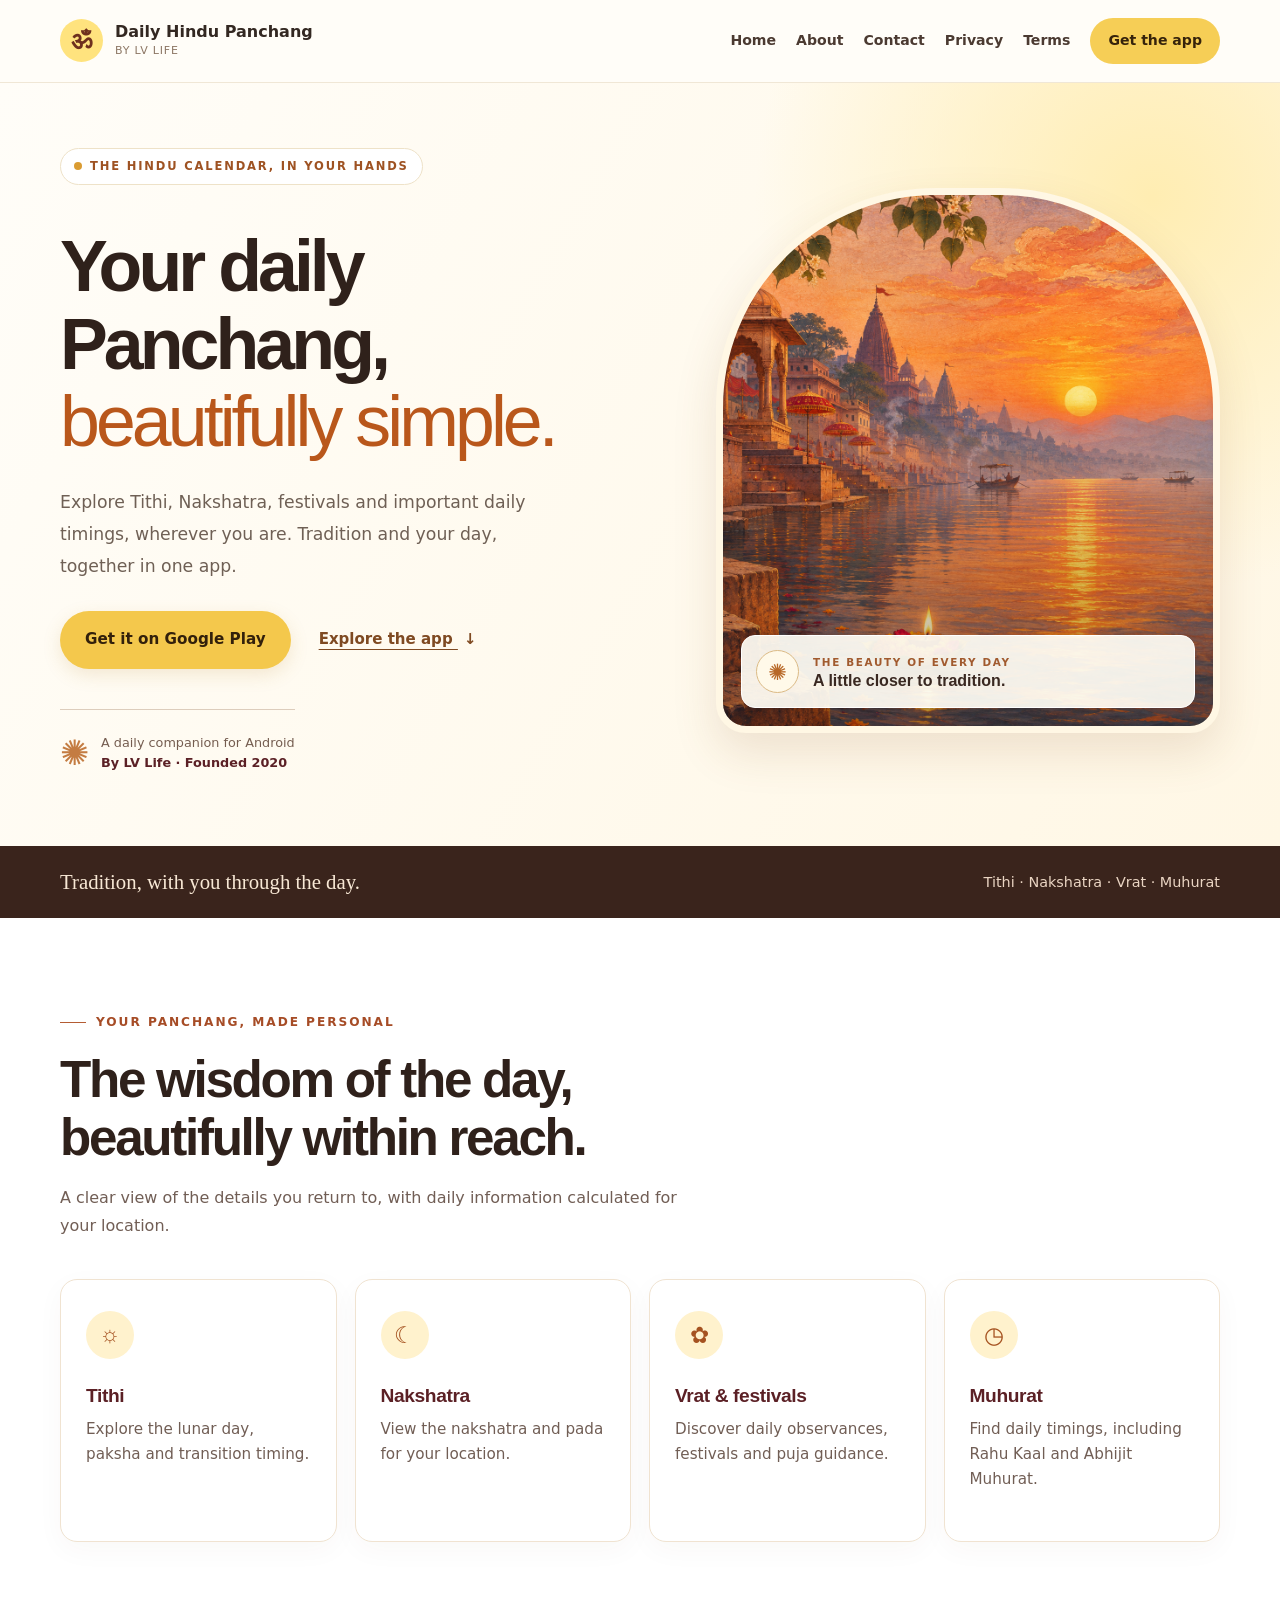
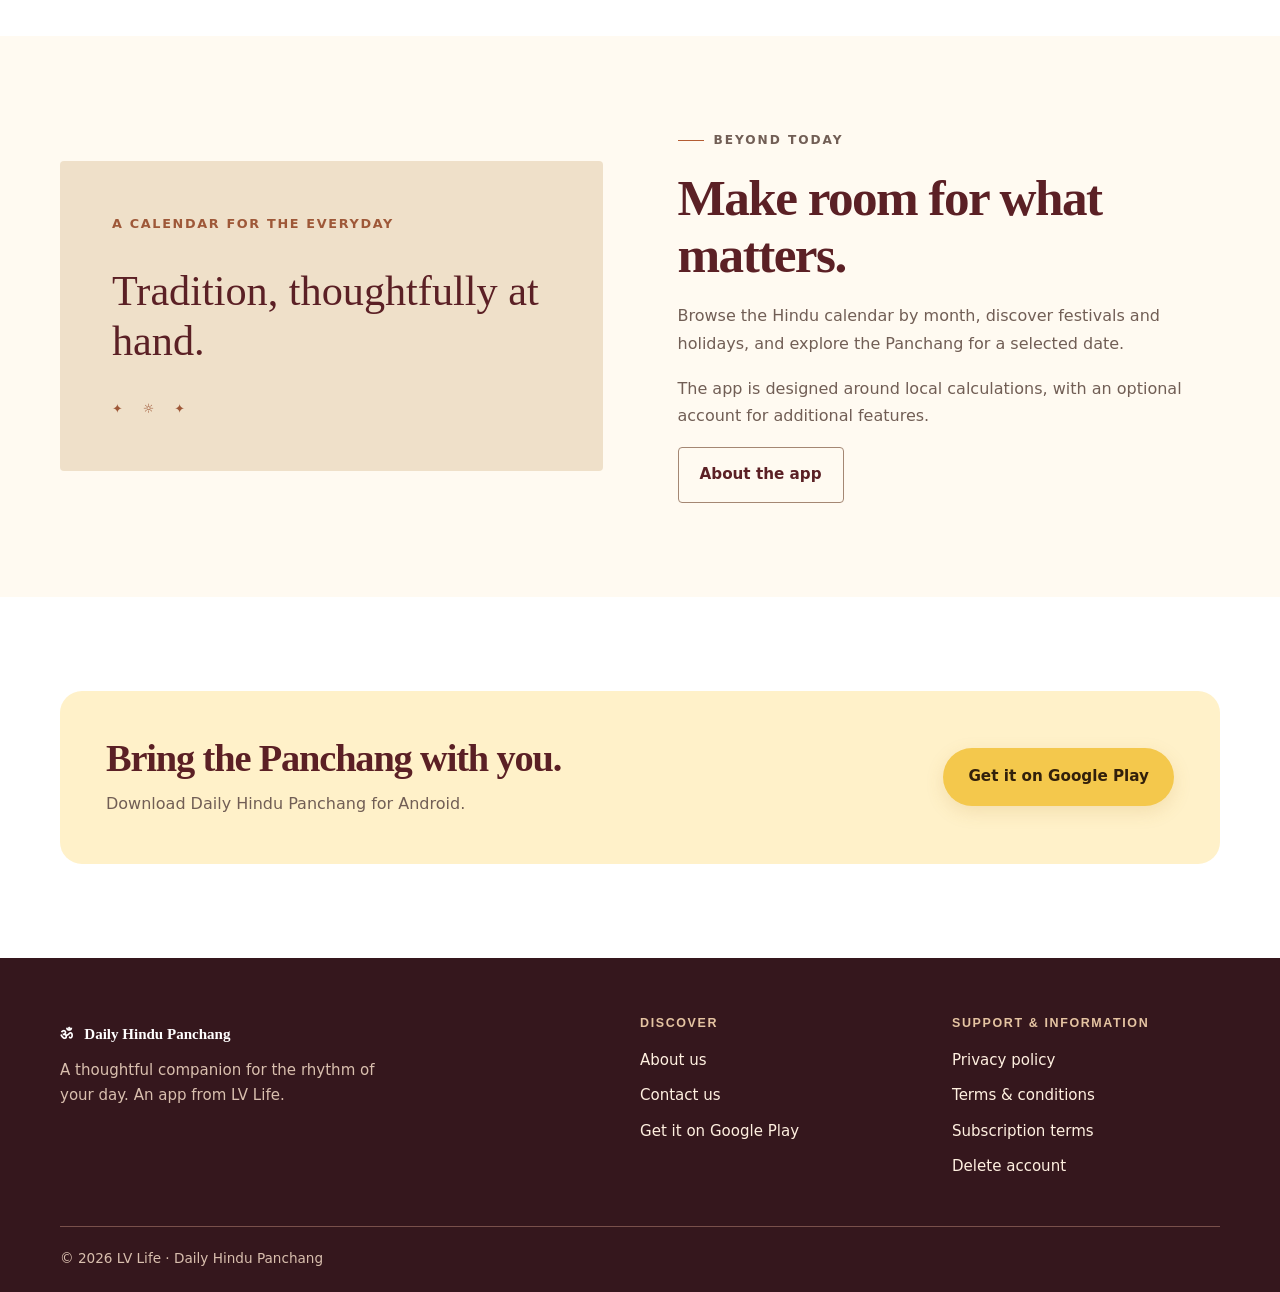
<file: index.html>
<!doctype html><html lang="en"><head><meta charset="utf-8"><meta name="viewport" content="width=device-width,initial-scale=1"><meta name="theme-color" content="#35171d"><meta name="description" content="Explore the Hindu calendar and daily Panchang with Daily Hindu Panchang."><title>Your daily companion | Daily Hindu Panchang</title><link rel="stylesheet" href="style.css"><link rel="stylesheet" href="brand.css"></head><body><a class="skip" href="#content">Skip to content</a><header class="topbar"><a class="brand" href="index.html"><span class="om" aria-hidden="true">ॐ</span><span><strong>Daily Hindu Panchang</strong><small>By LV Life</small></span></a><nav aria-label="Main navigation"><a href="index.html">Home</a><a href="about.html">About</a><a href="contact.html">Contact</a><a href="privacy-policy.html">Privacy</a><a href="terms.html">Terms</a><a class="nav-download" href="https://play.google.com/store/apps/details?id=com.dailyhindupanchang">Get the app</a></nav></header><main class="site-main" id="content"><section class="intro home-intro"><div class="container intro-grid"><div class="home-copy"><p class="kicker">THE HINDU CALENDAR, IN YOUR HANDS</p><h1>Your daily Panchang,<br><em>beautifully simple.</em></h1><p class="lead2">Explore Tithi, Nakshatra, festivals and important daily timings, wherever you are. Tradition and your day, together in one app.</p><div class="cta-row"><a class="button" href="https://play.google.com/store/apps/details?id=com.dailyhindupanchang">Get it on Google Play</a><a class="home-link" href="#explore">Explore the app <span aria-hidden="true">↓</span></a></div><div class="home-signoff"><span class="signoff-symbol" aria-hidden="true">✺</span><span>A daily companion for Android<br><strong>By LV Life · Founded 2020</strong></span></div></div><div class="hero-image" role="img" aria-label="Illustration of a quiet sunrise on an Indian river"><div class="image-label"><span class="label-mark" aria-hidden="true">✺</span><div><small>THE BEAUTY OF EVERY DAY</small><strong>A little closer to tradition.</strong></div></div></div></div></section><div class="ribbon"><div class="container"><strong>Tradition, with you through the day.</strong><span>Tithi · Nakshatra · Vrat · Muhurat</span></div></div><section class="section2 white" id="explore"><div class="container"><div class="section-head"><p class="kicker">YOUR PANCHANG, MADE PERSONAL</p><h2>The wisdom of the day,<br>beautifully within reach.</h2><p>A clear view of the details you return to, with daily information calculated for your location.</p></div><div class="feature-grid"><article class="feature"><span class="symbol" aria-hidden="true">☼</span><h3>Tithi</h3><p>Explore the lunar day, paksha and transition timing.</p></article><article class="feature"><span class="symbol" aria-hidden="true">☾</span><h3>Nakshatra</h3><p>View the nakshatra and pada for your location.</p></article><article class="feature"><span class="symbol" aria-hidden="true">✿</span><h3>Vrat &amp; festivals</h3><p>Discover daily observances, festivals and puja guidance.</p></article><article class="feature"><span class="symbol" aria-hidden="true">◷</span><h3>Muhurat</h3><p>Find daily timings, including Rahu Kaal and Abhijit Muhurat.</p></article></div></div></section><section class="section2"><div class="container story-grid"><div class="quote-panel"><span>A calendar for the everyday</span><strong>Tradition, thoughtfully at hand.</strong><span aria-hidden="true">✦ &nbsp; ☼ &nbsp; ✦</span></div><div class="copy"><p class="kicker">Beyond today</p><h2>Make room for what matters.</h2><p>Browse the Hindu calendar by month, discover festivals and holidays, and explore the Panchang for a selected date.</p><p>The app is designed around local calculations, with an optional account for additional features.</p><a class="button secondary" href="about.html">About the app</a></div></div></section><section class="section2 white"><div class="container"><div class="call-to-action"><div><h2>Bring the Panchang with you.</h2><p>Download Daily Hindu Panchang for Android.</p></div><a class="button" href="https://play.google.com/store/apps/details?id=com.dailyhindupanchang">Get it on Google Play</a></div></div></section></main><footer class="site-footer"><div class="container"><div class="footer-grid"><div><a class="footer-brand" href="index.html">ॐ &nbsp; Daily Hindu Panchang</a><p>A thoughtful companion for the rhythm of your day. An app from LV Life.</p></div><div><h3>Discover</h3><a href="about.html">About us</a><a href="contact.html">Contact us</a><a href="https://play.google.com/store/apps/details?id=com.dailyhindupanchang">Get it on Google Play</a></div><div><h3>Support &amp; information</h3><a href="privacy-policy.html">Privacy policy</a><a href="terms.html">Terms &amp; conditions</a><a href="subscription-terms.html">Subscription terms</a><a href="account-deletion.html">Delete account</a></div></div><div class="footer-end">© 2026 LV Life · Daily Hindu Panchang</div></div></footer></body></html>
</file>
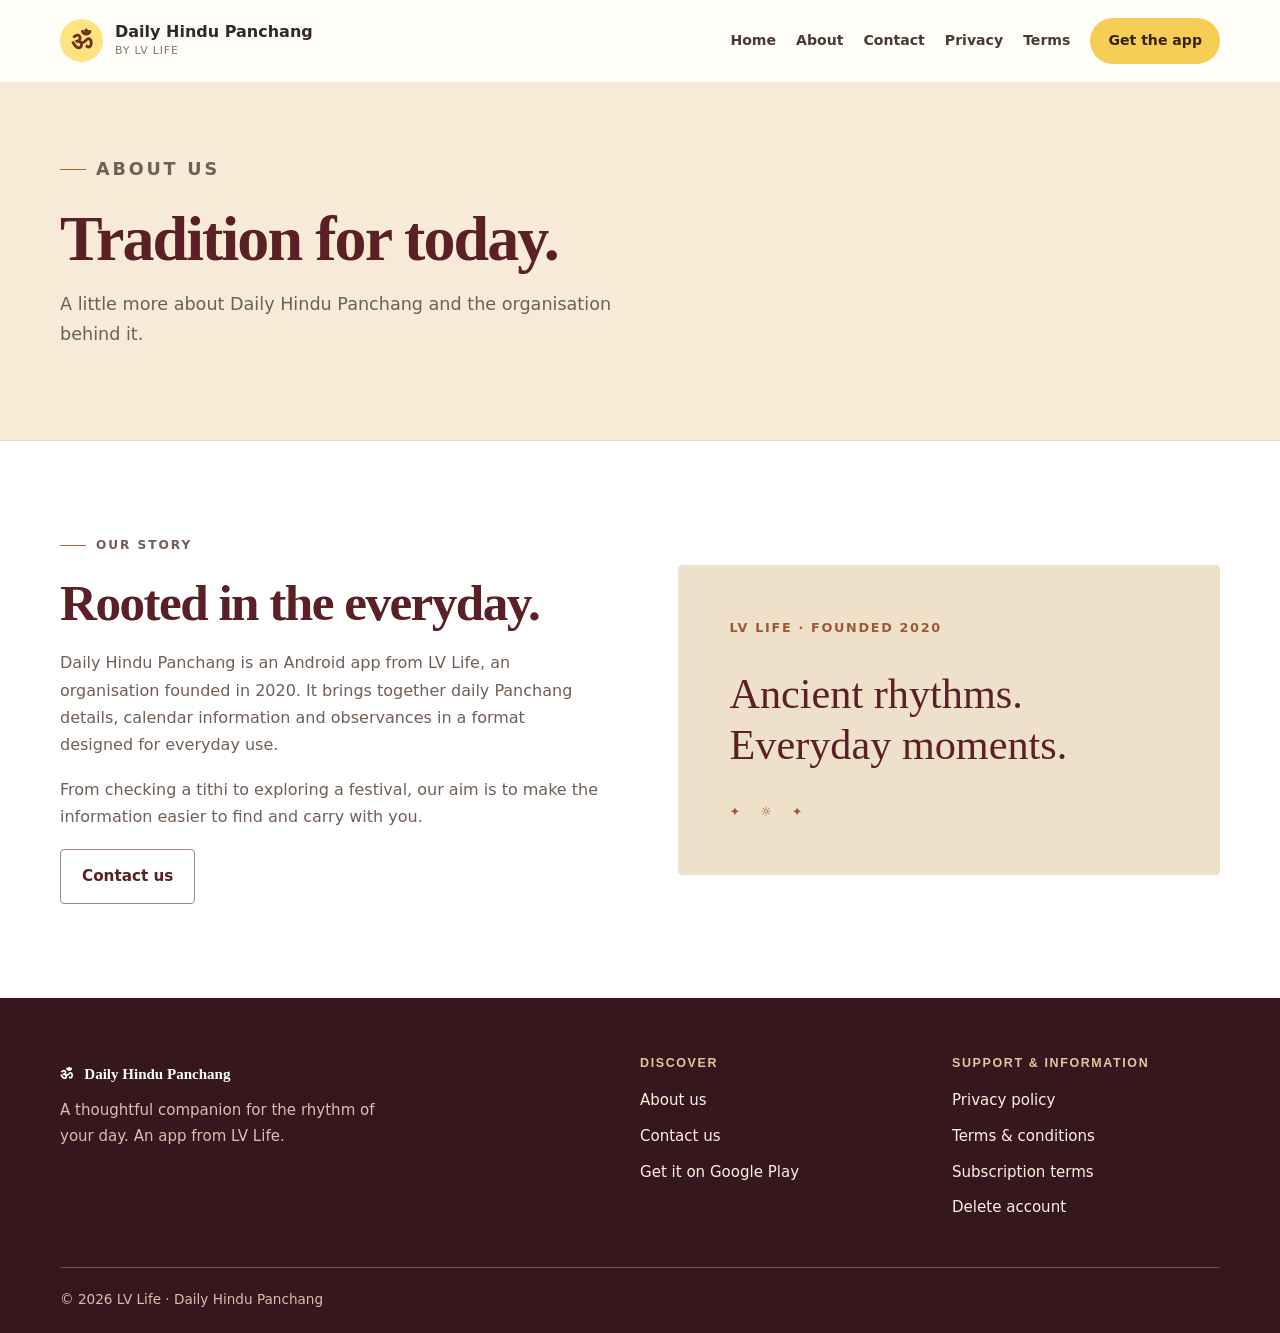
<file: about.html>
<!doctype html><html lang="en"><head><meta charset="utf-8"><meta name="viewport" content="width=device-width,initial-scale=1"><meta name="theme-color" content="#35171d"><meta name="description" content="Learn about LV Life and Daily Hindu Panchang."><title>About us | Daily Hindu Panchang</title><link rel="stylesheet" href="style.css"><link rel="stylesheet" href="brand.css"></head><body><a class="skip" href="#content">Skip to content</a><header class="topbar"><a class="brand" href="index.html"><span class="om" aria-hidden="true">ॐ</span><span><strong>Daily Hindu Panchang</strong><small>By LV Life</small></span></a><nav aria-label="Main navigation"><a href="index.html">Home</a><a href="about.html">About</a><a href="contact.html">Contact</a><a href="privacy-policy.html">Privacy</a><a href="terms.html">Terms</a><a class="nav-download" href="https://play.google.com/store/apps/details?id=com.dailyhindupanchang">Get the app</a></nav></header><main class="site-main" id="content"><section class="page-intro"><div class="container"><p class="kicker">About us</p><h1>Tradition for today.</h1><p>A little more about Daily Hindu Panchang and the organisation behind it.</p></div></section><section class="section2 white"><div class="container story-grid"><div class="copy"><p class="kicker">Our story</p><h2>Rooted in the everyday.</h2><p>Daily Hindu Panchang is an Android app from LV Life, an organisation founded in 2020. It brings together daily Panchang details, calendar information and observances in a format designed for everyday use.</p><p>From checking a tithi to exploring a festival, our aim is to make the information easier to find and carry with you.</p><a class="button secondary" href="contact.html">Contact us</a></div><div class="quote-panel"><span>LV Life · Founded 2020</span><strong>Ancient rhythms. Everyday moments.</strong><span aria-hidden="true">✦ &nbsp; ☼ &nbsp; ✦</span></div></div></section></main><footer class="site-footer"><div class="container"><div class="footer-grid"><div><a class="footer-brand" href="index.html">ॐ &nbsp; Daily Hindu Panchang</a><p>A thoughtful companion for the rhythm of your day. An app from LV Life.</p></div><div><h3>Discover</h3><a href="about.html">About us</a><a href="contact.html">Contact us</a><a href="https://play.google.com/store/apps/details?id=com.dailyhindupanchang">Get it on Google Play</a></div><div><h3>Support &amp; information</h3><a href="privacy-policy.html">Privacy policy</a><a href="terms.html">Terms &amp; conditions</a><a href="subscription-terms.html">Subscription terms</a><a href="account-deletion.html">Delete account</a></div></div><div class="footer-end">© 2026 LV Life · Daily Hindu Panchang</div></div></footer></body></html>
</file>
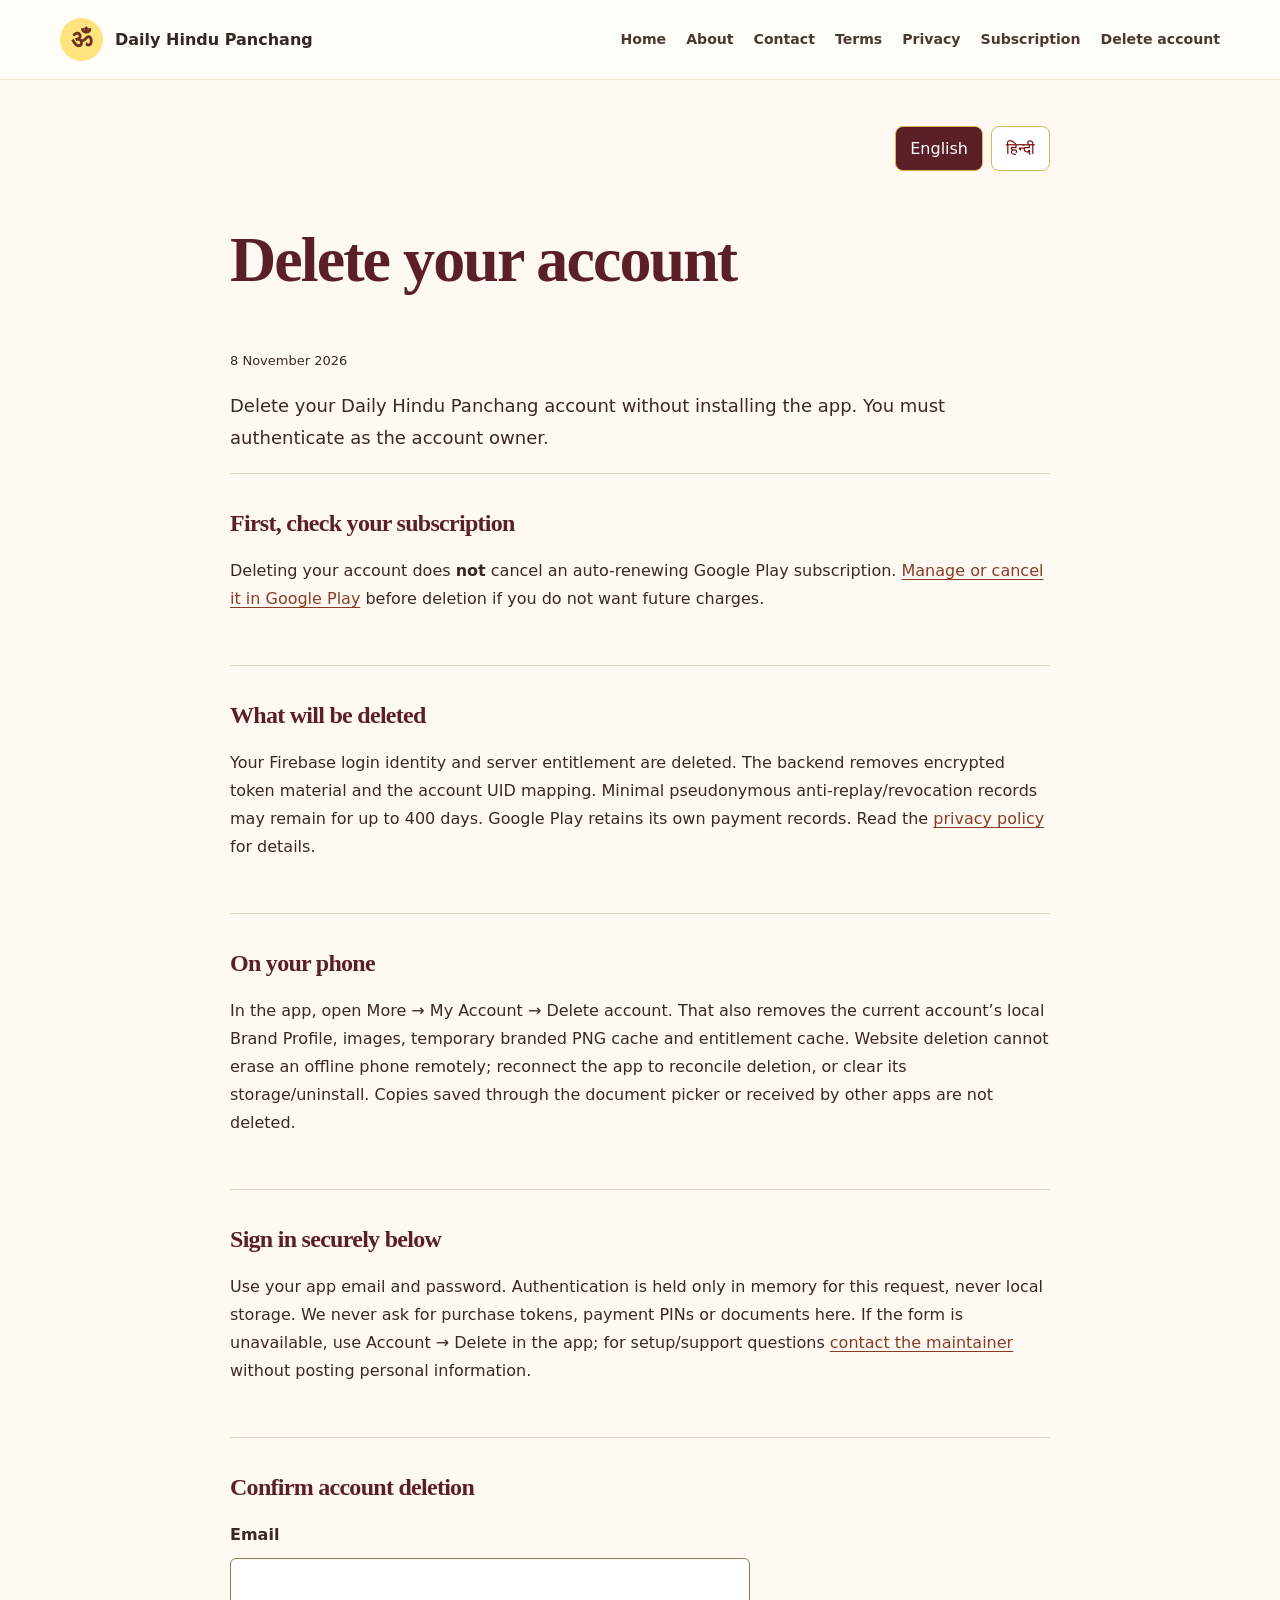
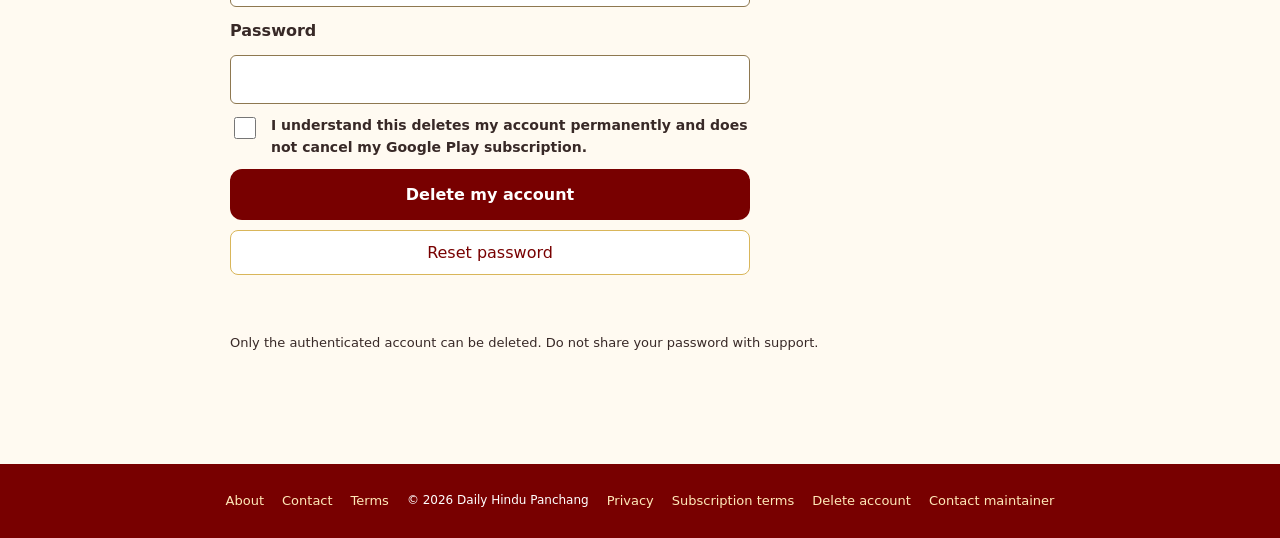
<file: account-deletion.html>
<!doctype html>
<html lang="en">
  <head>
    <meta charset="utf-8" />
    <meta name="viewport" content="width=device-width,initial-scale=1" />
    <meta name="theme-color" content="#780000" />
    <meta name="referrer" content="strict-origin-when-cross-origin" />
    <title>Delete account — Daily Hindu Panchang</title>
    <link rel="stylesheet" href="style.css" />
    <link rel="stylesheet" href="brand.css" />
    <script src="policy.js" defer></script>
  </head>
  <body>
    <a class="skip" href="#content" data-policy-text="skip">Skip to content</a>
    <header class="topbar">
      <a class="brand" href="index.html"
        ><span class="om" aria-hidden="true">ॐ</span
        ><strong>Daily Hindu Panchang</strong></a
      >
      <nav aria-label="Main">
        <a href="index.html" data-policy-text="home">Home</a
        ><a href="about.html" data-policy-text="about">About</a><a href="contact.html" data-policy-text="contactPage">Contact</a><a href="terms.html" data-policy-text="terms">Terms</a><a href="privacy-policy.html" data-policy-text="privacy">Privacy</a
        ><a href="subscription-terms.html" data-policy-text="subscription"
          >Subscription</a
        ><a href="account-deletion.html" data-policy-text="deletion"
          >Delete account</a
        >
      </nav>
    </header>
    <main id="content" class="policy">
      <div class="language" role="group" aria-label="Language">
        <button type="button" data-language="en" aria-pressed="true">
          English</button
        ><button type="button" data-language="hi" aria-pressed="false">
          हिन्दी
        </button>
      </div>
      <article lang="en" data-lang="en">
        <h1>Delete your account</h1>
        <p class="updated">8 November 2026</p>
        <p class="lead">
          Delete your Daily Hindu Panchang account without installing the app.
          You must authenticate as the account owner.
        </p>
        <section>
          <h2>First, check your subscription</h2>
          <p>
            Deleting your account does <strong>not</strong> cancel an
            auto-renewing Google Play subscription.
            <a
              href="https://play.google.com/store/account/subscriptions?sku=premium_annual&amp;package=com.dailyhindupanchang"
              >Manage or cancel it in Google Play</a
            >
            before deletion if you do not want future charges.
          </p>
        </section>
        <section>
          <h2>What will be deleted</h2>
          <p>
            Your Firebase login identity and server entitlement are deleted. The
            backend removes encrypted token material and the account UID
            mapping. Minimal pseudonymous anti-replay/revocation records may
            remain for up to 400 days. Google Play retains its own payment
            records. Read the
            <a href="privacy-policy.html">privacy policy</a> for details.
          </p>
        </section>
        <section>
          <h2>On your phone</h2>
          <p>
            In the app, open More → My Account → Delete account. That also
            removes the current account’s local Brand Profile, images, temporary branded PNG cache and
            entitlement cache. Website deletion cannot erase an offline phone
            remotely; reconnect the app to reconcile deletion, or clear its
            storage/uninstall. Copies saved through the document picker or received by other apps are not deleted.
          </p>
        </section>
        <section>
          <h2>Sign in securely below</h2>
          <p>
            Use your app email and password. Authentication is held only in
            memory for this request, never local storage. We never ask for
            purchase tokens, payment PINs or documents here. If the form is
            unavailable, use Account → Delete in the app; for setup/support
            questions
            <a
              href="https://github.com/parimalnarayan/Daily-Hindu-Panchang-App/issues"
              >contact the maintainer</a
            >
            without posting personal information.
          </p>
        </section>
      </article>
      <article lang="hi" data-lang="hi" hidden>
        <h1>अकाउंट डिलीट करें</h1>
        <p class="updated">8 नवंबर 2026</p>
        <p class="lead">
          ऐप इंस्टॉल किए बिना अपना Daily Hindu Panchang अकाउंट डिलीट करें।
          सुरक्षा के लिए अपने अकाउंट से लॉगिन करना होगा।
        </p>
        <section>
          <h2>पहले सब्सक्रिप्शन देखें</h2>
          <p>
            अकाउंट डिलीट करने से ऑटो-रिन्यू होने वाला Google Play सब्सक्रिप्शन
            <strong>कैंसिल नहीं होता</strong>। अगला चार्ज नहीं चाहिए तो पहले
            <a
              href="https://play.google.com/store/account/subscriptions?sku=premium_annual&amp;package=com.dailyhindupanchang"
              >Google Play में कैंसिल करें</a
            >।
          </p>
        </section>
        <section>
          <h2>क्या डिलीट होगा</h2>
          <p>
            Firebase लॉगिन पहचान और सर्वर का प्रीमियम एक्सेस हटता है। एन्क्रिप्ट
            किया हुआ परचेज टोकन और यूज़र आईडी मैपिंग हटती है। खरीद का गलत दोबारा
            इस्तेमाल रोकने के लिए न्यूनतम छद्म पहचान वाले हैश/रिवोकेशन रिकॉर्ड
            अधिकतम 400 दिन रह सकते हैं। Google Play अपने पेमेंट रिकॉर्ड रखता है।
            पूरी जानकारी <a href="privacy-policy.html">प्राइवेसी पॉलिसी</a> में
            है।
          </p>
        </section>
        <section>
          <h2>फोन पर सेव डेटा</h2>
          <p>
            ऐप में “और” खोलें, फिर “मेरा अकाउंट” में “अकाउंट डिलीट करें” चुनें। इससे उस अकाउंट
            का लोकल प्रोफाइल, इमेज, अस्थायी ब्रांडेड कार्ड और कैश भी हटता है। वेबसाइट किसी ऑफलाइन फोन को
            सीधे साफ नहीं कर सकती; ऐप को इंटरनेट से जोड़ें या उसका स्टोरेज
            साफ/अनइंस्टॉल करें। डॉक्युमेंट पिकर से सेव या दूसरे ऐप को शेयर की गई कॉपी नहीं हटती।
          </p>
        </section>
        <section>
          <h2>नीचे सुरक्षित लॉगिन करें</h2>
          <p>
            ऐप वाला ईमेल और पासवर्ड डालें। यह लॉगिन सिर्फ इस रिक्वेस्ट के लिए
            मेमोरी में रहता है, लोकल स्टोरेज में नहीं। परचेज टोकन, पेमेंट PIN या
            डॉक्युमेंट न दें। फॉर्म उपलब्ध न हो तो ऐप में अकाउंट में डिलीट करें।
            सेटअप/सहायता के लिए निजी जानकारी डाले बिना
            <a
              href="https://github.com/parimalnarayan/Daily-Hindu-Panchang-App/issues"
              >मेंटेनर से संपर्क करें</a
            >।
          </p>
        </section>
      </article>
      <section class="delete-panel">
        <h2 data-i18n="formTitle">Confirm account deletion</h2>
        <form id="delete-form">
          <label for="email" data-i18n="email">Email</label
          ><input
            id="email"
            type="email"
            autocomplete="username"
            required
            maxlength="254"
          /><label for="password" data-i18n="password">Password</label
          ><input
            id="password"
            type="password"
            autocomplete="current-password"
            required
            maxlength="256"
          /><label class="check"
            ><input id="confirm" type="checkbox" required /><span
              data-i18n="confirm"
              >I understand this deletes my account permanently and does not
              cancel my Google Play subscription.</span
            ></label
          ><button type="submit" class="button danger" data-i18n="delete">
            Delete my account</button
          ><button type="button" id="reset-password" data-i18n="reset">
            Reset password
          </button>
          <p id="delete-status" role="status" aria-live="polite"></p>
        </form>
        <p class="small" data-i18n="secure">
          Only the authenticated account can be deleted. Do not share your
          password with support.
        </p>
      </section>
      <script type="module" src="account-deletion.js"></script>
    </main>
    <footer>
      <a href="about.html" data-policy-text="about">About</a><a href="contact.html" data-policy-text="contactPage">Contact</a><a href="terms.html" data-policy-text="terms">Terms</a>
      <span>© 2026 Daily Hindu Panchang</span
      ><a href="privacy-policy.html" data-policy-text="privacy">Privacy</a
      ><a href="subscription-terms.html" data-policy-text="subscription"
        >Subscription terms</a
      ><a href="account-deletion.html" data-policy-text="deletion"
        >Delete account</a
      ><a
        href="https://github.com/parimalnarayan/Daily-Hindu-Panchang-App/issues"
        data-policy-text="contact"
        >Contact maintainer</a
      >
    </footer>
  </body>
</html>
</file>
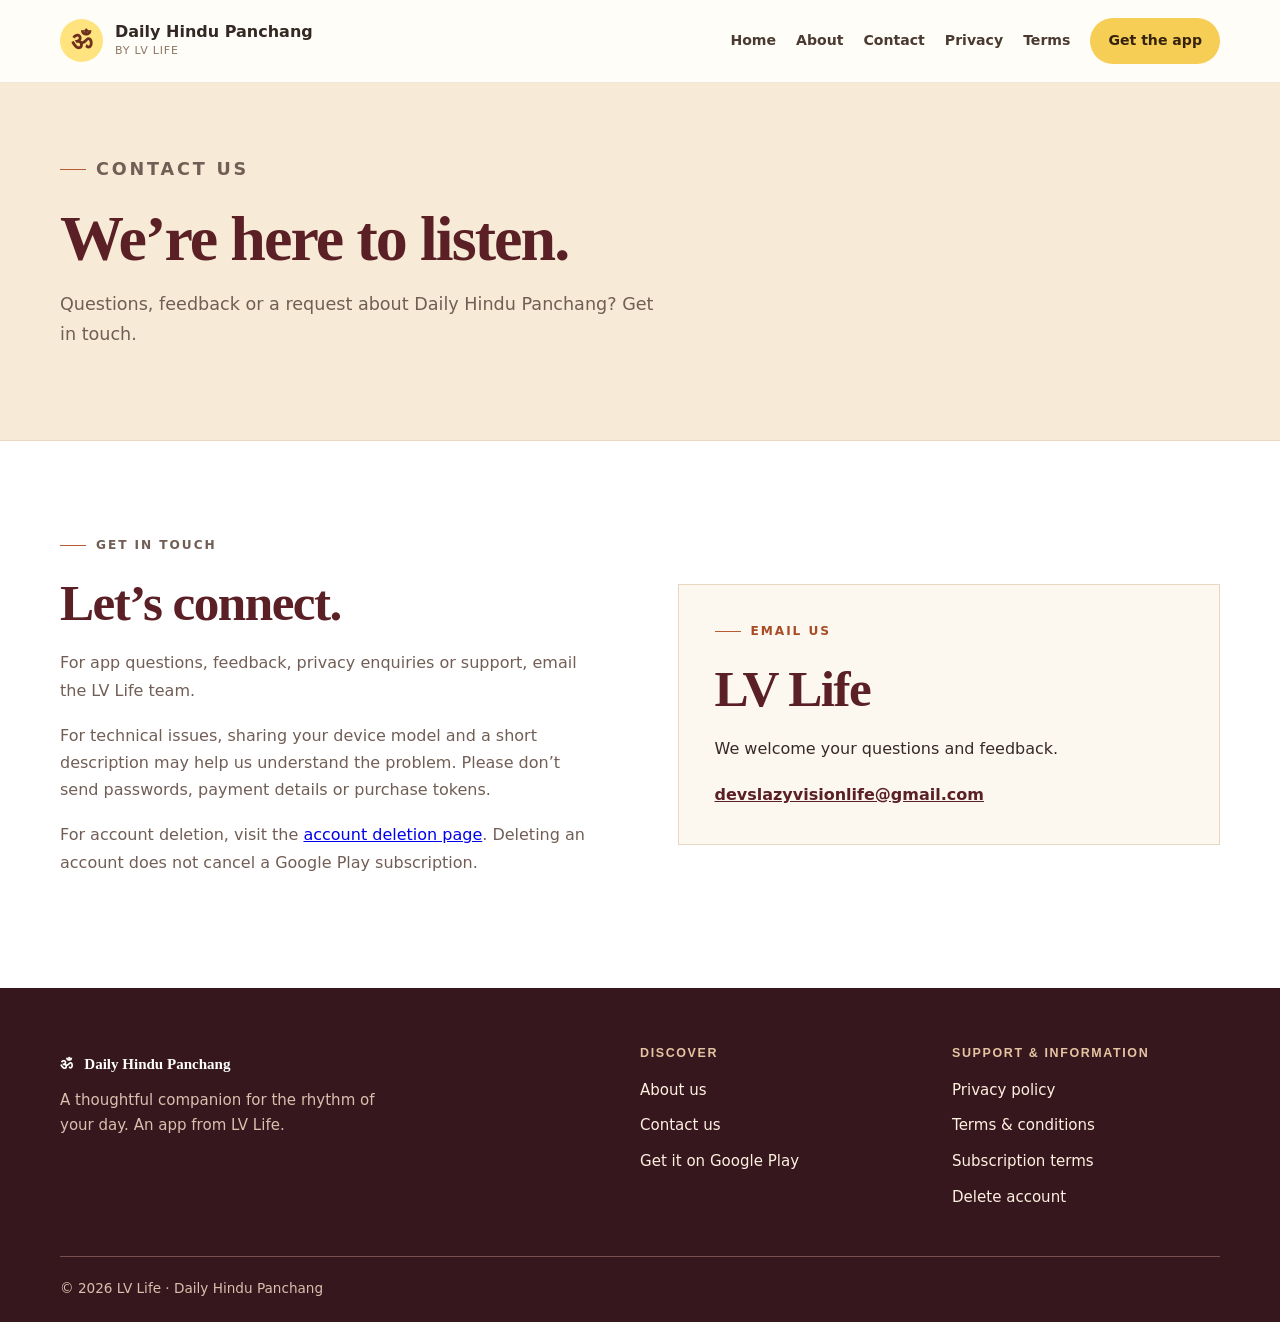
<file: contact.html>
<!doctype html><html lang="en"><head><meta charset="utf-8"><meta name="viewport" content="width=device-width,initial-scale=1"><meta name="theme-color" content="#35171d"><meta name="description" content="Contact LV Life about Daily Hindu Panchang."><title>Contact us | Daily Hindu Panchang</title><link rel="stylesheet" href="style.css"><link rel="stylesheet" href="brand.css"></head><body><a class="skip" href="#content">Skip to content</a><header class="topbar"><a class="brand" href="index.html"><span class="om" aria-hidden="true">ॐ</span><span><strong>Daily Hindu Panchang</strong><small>By LV Life</small></span></a><nav aria-label="Main navigation"><a href="index.html">Home</a><a href="about.html">About</a><a href="contact.html">Contact</a><a href="privacy-policy.html">Privacy</a><a href="terms.html">Terms</a><a class="nav-download" href="https://play.google.com/store/apps/details?id=com.dailyhindupanchang">Get the app</a></nav></header><main class="site-main" id="content"><section class="page-intro"><div class="container"><p class="kicker">Contact us</p><h1>We’re here to listen.</h1><p>Questions, feedback or a request about Daily Hindu Panchang? Get in touch.</p></div></section><section class="section2 white"><div class="container story-grid"><div class="copy"><p class="kicker">Get in touch</p><h2>Let’s connect.</h2><p>For app questions, feedback, privacy enquiries or support, email the LV Life team.</p><p>For technical issues, sharing your device model and a short description may help us understand the problem. Please don’t send passwords, payment details or purchase tokens.</p><p>For account deletion, visit the <a href="account-deletion.html">account deletion page</a>. Deleting an account does not cancel a Google Play subscription.</p></div><div class="contact-box"><p class="kicker">Email us</p><h2>LV Life</h2><p>We welcome your questions and feedback.</p><a href="mailto:devslazyvisionlife@gmail.com">devslazyvisionlife@gmail.com</a></div></div></section></main><footer class="site-footer"><div class="container"><div class="footer-grid"><div><a class="footer-brand" href="index.html">ॐ &nbsp; Daily Hindu Panchang</a><p>A thoughtful companion for the rhythm of your day. An app from LV Life.</p></div><div><h3>Discover</h3><a href="about.html">About us</a><a href="contact.html">Contact us</a><a href="https://play.google.com/store/apps/details?id=com.dailyhindupanchang">Get it on Google Play</a></div><div><h3>Support &amp; information</h3><a href="privacy-policy.html">Privacy policy</a><a href="terms.html">Terms &amp; conditions</a><a href="subscription-terms.html">Subscription terms</a><a href="account-deletion.html">Delete account</a></div></div><div class="footer-end">© 2026 LV Life · Daily Hindu Panchang</div></div></footer></body></html>
</file>
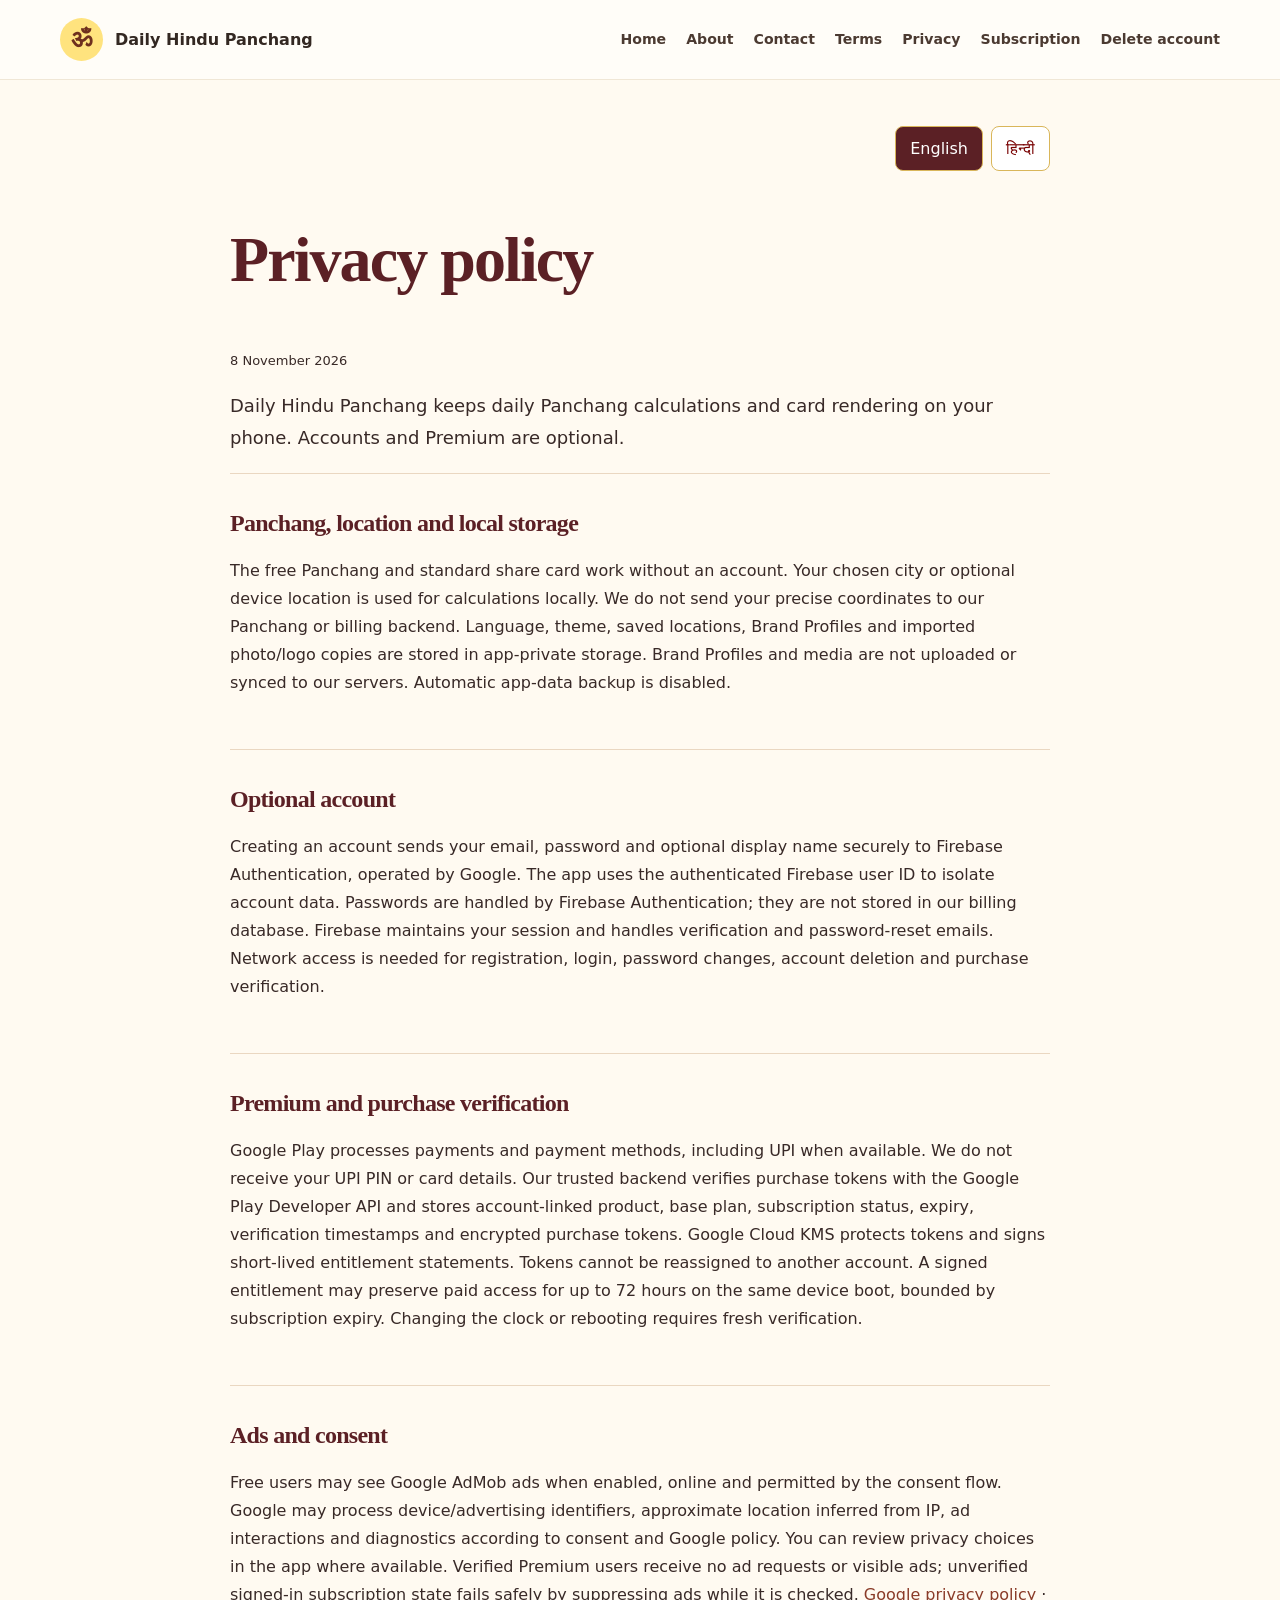
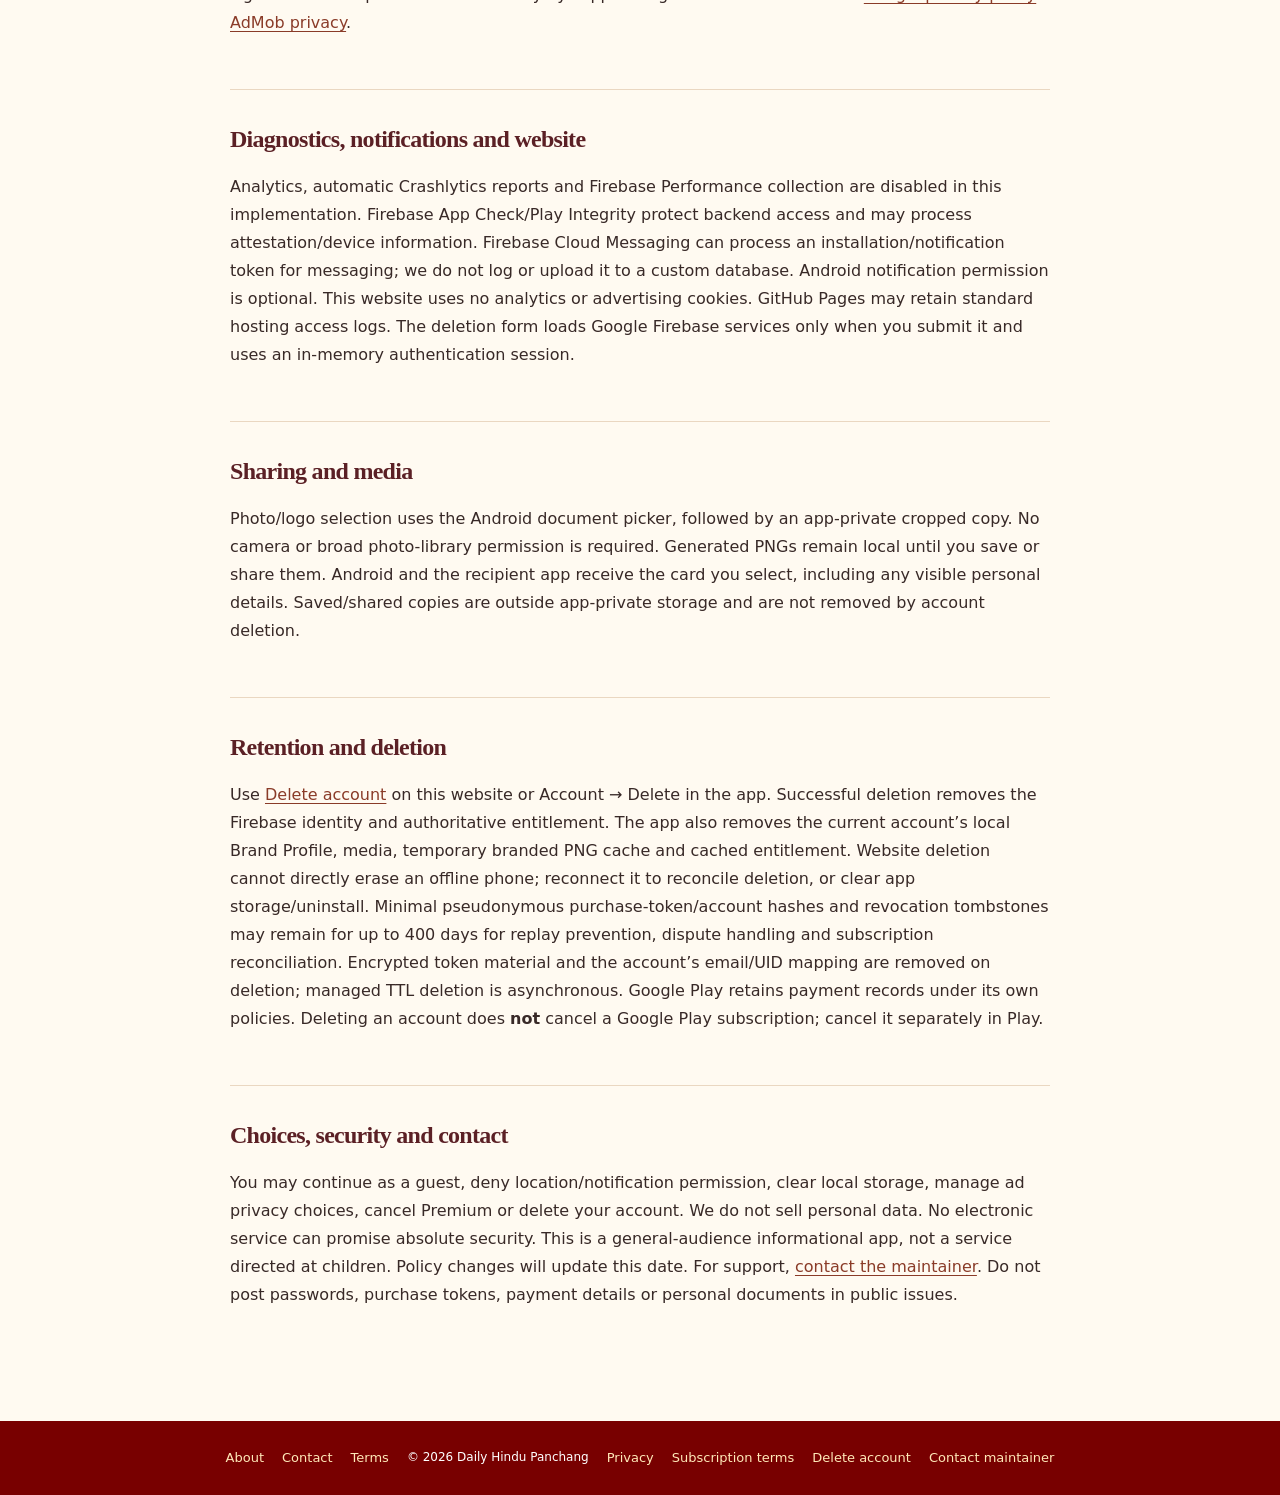
<file: privacy-policy.html>
<!doctype html>
<html lang="en">
  <head>
    <meta charset="utf-8" />
    <meta name="viewport" content="width=device-width,initial-scale=1" />
    <meta name="theme-color" content="#780000" />
    <meta name="referrer" content="strict-origin-when-cross-origin" />
    <title>Privacy policy — Daily Hindu Panchang</title>
    <link rel="stylesheet" href="style.css" />
    <link rel="stylesheet" href="brand.css" />
    <script src="policy.js" defer></script>
  </head>
  <body>
    <a class="skip" href="#content" data-policy-text="skip">Skip to content</a>
    <header class="topbar">
      <a class="brand" href="index.html"
        ><span class="om" aria-hidden="true">ॐ</span
        ><strong>Daily Hindu Panchang</strong></a
      >
      <nav aria-label="Main">
        <a href="index.html" data-policy-text="home">Home</a
        ><a href="about.html" data-policy-text="about">About</a><a href="contact.html" data-policy-text="contactPage">Contact</a><a href="terms.html" data-policy-text="terms">Terms</a><a href="privacy-policy.html" data-policy-text="privacy">Privacy</a
        ><a href="subscription-terms.html" data-policy-text="subscription"
          >Subscription</a
        ><a href="account-deletion.html" data-policy-text="deletion"
          >Delete account</a
        >
      </nav>
    </header>
    <main id="content" class="policy">
      <div class="language" role="group" aria-label="Language">
        <button type="button" data-language="en" aria-pressed="true">
          English</button
        ><button type="button" data-language="hi" aria-pressed="false">
          हिन्दी
        </button>
      </div>
      <article lang="en" data-lang="en">
        <h1>Privacy policy</h1>
        <p class="updated">8 November 2026</p>
        <p class="lead">
          Daily Hindu Panchang keeps daily Panchang calculations and card
          rendering on your phone. Accounts and Premium are optional.
        </p>
        <section>
          <h2>Panchang, location and local storage</h2>
          <p>
            The free Panchang and standard share card work without an account.
            Your chosen city or optional device location is used for
            calculations locally. We do not send your precise coordinates to our
            Panchang or billing backend. Language, theme, saved locations, Brand
            Profiles and imported photo/logo copies are stored in app-private
            storage. Brand Profiles and media are not uploaded or synced to our
            servers. Automatic app-data backup is disabled.
          </p>
        </section>
        <section>
          <h2>Optional account</h2>
          <p>
            Creating an account sends your email, password and optional display
            name securely to Firebase Authentication, operated by Google. The
            app uses the authenticated Firebase user ID to isolate account data.
            Passwords are handled by Firebase Authentication; they are not
            stored in our billing database. Firebase maintains your session and
            handles verification and password-reset emails. Network access is
            needed for registration, login, password changes, account deletion
            and purchase verification.
          </p>
        </section>
        <section>
          <h2>Premium and purchase verification</h2>
          <p>
            Google Play processes payments and payment methods, including UPI
            when available. We do not receive your UPI PIN or card details. Our
            trusted backend verifies purchase tokens with the Google Play
            Developer API and stores account-linked product, base plan,
            subscription status, expiry, verification timestamps and encrypted
            purchase tokens. Google Cloud KMS protects tokens and signs
            short-lived entitlement statements. Tokens cannot be reassigned to
            another account. A signed entitlement may preserve paid access for
            up to 72 hours on the same device boot, bounded by subscription
            expiry. Changing the clock or rebooting requires fresh verification.
          </p>
        </section>
        <section>
          <h2>Ads and consent</h2>
          <p>
            Free users may see Google AdMob ads when enabled, online and
            permitted by the consent flow. Google may process device/advertising
            identifiers, approximate location inferred from IP, ad interactions
            and diagnostics according to consent and Google policy. You can
            review privacy choices in the app where available. Verified Premium
            users receive no ad requests or visible ads; unverified signed-in
            subscription state fails safely by suppressing ads while it is
            checked.
            <a href="https://policies.google.com/privacy"
              >Google privacy policy</a
            >
            ·
            <a href="https://support.google.com/admob/answer/6128543"
              >AdMob privacy</a
            >.
          </p>
        </section>
        <section>
          <h2>Diagnostics, notifications and website</h2>
          <p>
            Analytics, automatic Crashlytics reports and Firebase Performance
            collection are disabled in this implementation. Firebase App
            Check/Play Integrity protect backend access and may process
            attestation/device information. Firebase Cloud Messaging can process
            an installation/notification token for messaging; we do not log or
            upload it to a custom database. Android notification permission is
            optional. This website uses no analytics or advertising cookies.
            GitHub Pages may retain standard hosting access logs. The deletion
            form loads Google Firebase services only when you submit it and uses
            an in-memory authentication session.
          </p>
        </section>
        <section>
          <h2>Sharing and media</h2>
          <p>
            Photo/logo selection uses the Android document picker, followed by
            an app-private cropped copy. No camera or broad photo-library
            permission is required. Generated PNGs remain local until you save
            or share them. Android and the recipient app receive the card you
            select, including any visible personal details. Saved/shared copies
            are outside app-private storage and are not removed by account
            deletion.
          </p>
        </section>
        <section>
          <h2>Retention and deletion</h2>
          <p>
            Use
            <a href="account-deletion.html" data-policy-text="deletion"
              >Delete account</a
            >
            on this website or Account → Delete in the app. Successful deletion
            removes the Firebase identity and authoritative entitlement. The app
            also removes the current account’s local Brand Profile, media, temporary branded PNG cache and
            cached entitlement. Website deletion cannot directly erase an
            offline phone; reconnect it to reconcile deletion, or clear app
            storage/uninstall. Minimal pseudonymous purchase-token/account
            hashes and revocation tombstones may remain for up to 400 days for
            replay prevention, dispute handling and subscription reconciliation.
            Encrypted token material and the account’s email/UID mapping are
            removed on deletion; managed TTL deletion is asynchronous. Google
            Play retains payment records under its own policies. Deleting an
            account does <strong>not</strong> cancel a Google Play subscription;
            cancel it separately in Play.
          </p>
        </section>
        <section>
          <h2>Choices, security and contact</h2>
          <p>
            You may continue as a guest, deny location/notification permission,
            clear local storage, manage ad privacy choices, cancel Premium or
            delete your account. We do not sell personal data. No electronic
            service can promise absolute security. This is a general-audience
            informational app, not a service directed at children. Policy
            changes will update this date. For support,
            <a
              href="https://github.com/parimalnarayan/Daily-Hindu-Panchang-App/issues"
              >contact the maintainer</a
            >. Do not post passwords, purchase tokens, payment details or
            personal documents in public issues.
          </p>
        </section>
      </article>
      <article lang="hi" data-lang="hi" hidden>
        <h1>प्राइवेसी पॉलिसी</h1>
        <p class="updated">8 नवंबर 2026</p>
        <p class="lead">
          Daily Hindu Panchang में पंचांग की गणना और कार्ड बनाना आपके फोन पर
          होता है। अकाउंट और प्रीमियम लेना आपकी मर्ज़ी है।
        </p>
        <section>
          <h2>पंचांग और फोन का डेटा</h2>
          <p>
            फ्री पंचांग और सामान्य शेयर कार्ड के लिए लॉगिन ज़रूरी नहीं है। चुने
            हुए शहर या आपकी अनुमति से मिली लोकेशन पर गणना फोन में होती है। सटीक
            लोकेशन पंचांग या बिलिंग सर्वर पर नहीं भेजी जाती। भाषा, थीम, सेव की
            गई लोकेशन, ब्रांड प्रोफाइल और फोटो/लोगो की कॉपी ऐप के निजी स्टोरेज
            में रहती है। प्रोफाइल और इमेज सर्वर पर अपलोड या सिंक नहीं होतीं। ऐप
            डेटा का ऑटोमैटिक बैकअप बंद है।
          </p>
        </section>
        <section>
          <h2>अपना अकाउंट</h2>
          <p>
            साइन अप करते समय ईमेल, पासवर्ड और वैकल्पिक नाम Google की Firebase
            Authentication सेवा को सुरक्षित तरीके से भेजे जाते हैं। अकाउंट की
            पहचान Firebase की प्रमाणित यूज़र आईडी से होती है। पासवर्ड हमारी
            बिलिंग डेटाबेस में नहीं रखा जाता। Firebase लॉगिन सेशन, ईमेल
            वेरिफिकेशन और पासवर्ड रीसेट संभालता है। साइन अप, लॉगिन, अकाउंट डिलीट
            और पेमेंट वेरिफिकेशन के लिए इंटरनेट चाहिए।
          </p>
        </section>
        <section>
          <h2>प्रीमियम और पेमेंट</h2>
          <p>
            पेमेंट Google Play करता है; उपलब्ध होने पर UPI भी उसी चेकआउट में
            मिलता है। हमें UPI PIN या कार्ड डिटेल नहीं मिलती। हमारा बैकएंड
            Google Play से खरीद वेरिफाई करता है और अकाउंट से जुड़ा प्रोडक्ट,
            प्लान, स्टेटस, एक्सपायरी, वेरिफिकेशन का समय और एन्क्रिप्ट किया हुआ
            परचेज टोकन रखता है। Google Cloud KMS टोकन और साइन किए गए एक्सेस
            स्टेटमेंट की सुरक्षा करता है। खरीद दूसरे अकाउंट को ट्रांसफर नहीं की
            जा सकती। साइन किया गया प्रीमियम एक्सेस उसी बूट में अधिकतम 72 घंटे,
            सब्सक्रिप्शन की एक्सपायरी तक चल सकता है। फोन रीस्टार्ट करने या घड़ी
            बदलने पर फिर वेरिफिकेशन चाहिए।
          </p>
        </section>
        <section>
          <h2>ऐड और आपकी सहमति</h2>
          <p>
            फ्री यूज़र को ऐप कॉन्फिगरेशन, इंटरनेट और कंसेंट के अनुसार AdMob ऐड
            दिख सकते हैं। Google कंसेंट के अनुसार डिवाइस/ऐड आईडी, IP से अनुमानित
            लोकेशन, ऐड इंटरैक्शन और तकनीकी डेटा प्रोसेस कर सकता है। उपलब्ध होने
            पर ऐप में प्राइवेसी विकल्प बदलें। वेरिफाइड प्रीमियम में ऐड दिखाई
            नहीं देते और ऐड रिक्वेस्ट नहीं जाती। सब्सक्रिप्शन की जाँच के दौरान
            भी ऐड रोके जाते हैं।
            <a href="https://policies.google.com/privacy?hl=hi"
              >Google प्राइवेसी पॉलिसी</a
            >।
          </p>
        </section>
        <section>
          <h2>नोटिफिकेशन और वेबसाइट</h2>
          <p>
            इस इम्प्लीमेंटेशन में Analytics, ऑटोमैटिक Crashlytics रिपोर्ट और
            Firebase Performance कलेक्शन बंद है। App Check/Play Integrity बैकएंड
            की सुरक्षा के लिए डिवाइस अटेस्टेशन प्रोसेस कर सकते हैं। Firebase
            Cloud Messaging नोटिफिकेशन टोकन प्रोसेस कर सकता है; हम उसे लॉग या
            अपनी डेटाबेस में अपलोड नहीं करते। नोटिफिकेशन की अनुमति वैकल्पिक है।
            इस वेबसाइट में ऐड या एनालिटिक्स कुकी नहीं हैं। GitHub Pages सामान्य
            होस्टिंग लॉग रख सकता है। डिलीट फॉर्म सबमिट करने पर ही Firebase लोड
            होता है; लॉगिन सेशन केवल मेमोरी में रहता है।
          </p>
        </section>
        <section>
          <h2>फोटो और शेयर कार्ड</h2>
          <p>
            Android के डॉक्युमेंट पिकर से फोटो/लोगो चुनें; क्रॉप की गई कॉपी ऐप
            में रहती है। कैमरा या पूरी गैलरी की अनुमति नहीं चाहिए। PNG फोन पर
            बनता है। सेव या शेयर करने पर चुना हुआ कार्ड और उसमें दिखने वाली
            व्यक्तिगत जानकारी आपके चुने हुए ऐप को मिलती है। बाहर सेव/शेयर की गई
            कॉपी अकाउंट डिलीट करने से नहीं हटती।
          </p>
        </section>
        <section>
          <h2>डेटा कितने समय रहता है</h2>
          <p>
            ऐप में अकाउंट में डिलीट या वेबसाइट के
            <a href="account-deletion.html">अकाउंट डिलीट</a> पेज का उपयोग करें।
            Firebase पहचान और सर्वर का प्रीमियम एक्सेस हटता है। ऐप से डिलीट करने
            पर उस अकाउंट का लोकल प्रोफाइल, इमेज, अस्थायी ब्रांडेड कार्ड और कैश भी हटता है। वेबसाइट किसी
            ऑफलाइन फोन को सीधे साफ नहीं कर सकती; फोन को इंटरनेट से जोड़ें या ऐप
            का स्टोरेज साफ करें। गलत तरीके से खरीद दोबारा इस्तेमाल होने से रोकने
            और पेमेंट विवाद के लिए न्यूनतम छद्म पहचान वाले हैश/रिवोकेशन रिकॉर्ड
            अधिकतम 400 दिन रह सकते हैं। एन्क्रिप्ट किया टोकन और ईमेल/यूज़र आईडी
            मैपिंग हटाई जाती है। TTL से रिकॉर्ड हटने में समय लग सकता है। Google
            Play अपने नियमों के अनुसार पेमेंट रिकॉर्ड रखता है। अकाउंट डिलीट करने
            से Google Play सब्सक्रिप्शन <strong>कैंसिल नहीं होता</strong>।
          </p>
        </section>
        <section>
          <h2>विकल्प और सहायता</h2>
          <p>
            गेस्ट की तरह ऐप चलाएँ, अनुमति बदलें, लोकल डेटा साफ करें, ऐड
            प्राइवेसी बदलें, सब्सक्रिप्शन कैंसिल करें या अकाउंट डिलीट करें। हम
            व्यक्तिगत डेटा नहीं बेचते। कोई भी ऑनलाइन सेवा पूरी सुरक्षा की गारंटी
            नहीं दे सकती। यह सामान्य जानकारी देने वाला ऐप है, बच्चों के लिए
            लक्षित सेवा नहीं है। सहायता के लिए
            <a
              href="https://github.com/parimalnarayan/Daily-Hindu-Panchang-App/issues"
              >मेंटेनर से संपर्क करें</a
            >। पब्लिक इश्यू में पासवर्ड, परचेज टोकन या पेमेंट डिटेल न डालें।
          </p>
        </section>
      </article>
    </main>
    <footer>
      <a href="about.html" data-policy-text="about">About</a><a href="contact.html" data-policy-text="contactPage">Contact</a><a href="terms.html" data-policy-text="terms">Terms</a>
      <span>© 2026 Daily Hindu Panchang</span
      ><a href="privacy-policy.html" data-policy-text="privacy">Privacy</a
      ><a href="subscription-terms.html" data-policy-text="subscription"
        >Subscription terms</a
      ><a href="account-deletion.html" data-policy-text="deletion"
        >Delete account</a
      ><a
        href="https://github.com/parimalnarayan/Daily-Hindu-Panchang-App/issues"
        data-policy-text="contact"
        >Contact maintainer</a
      >
    </footer>
  </body>
</html>
</file>
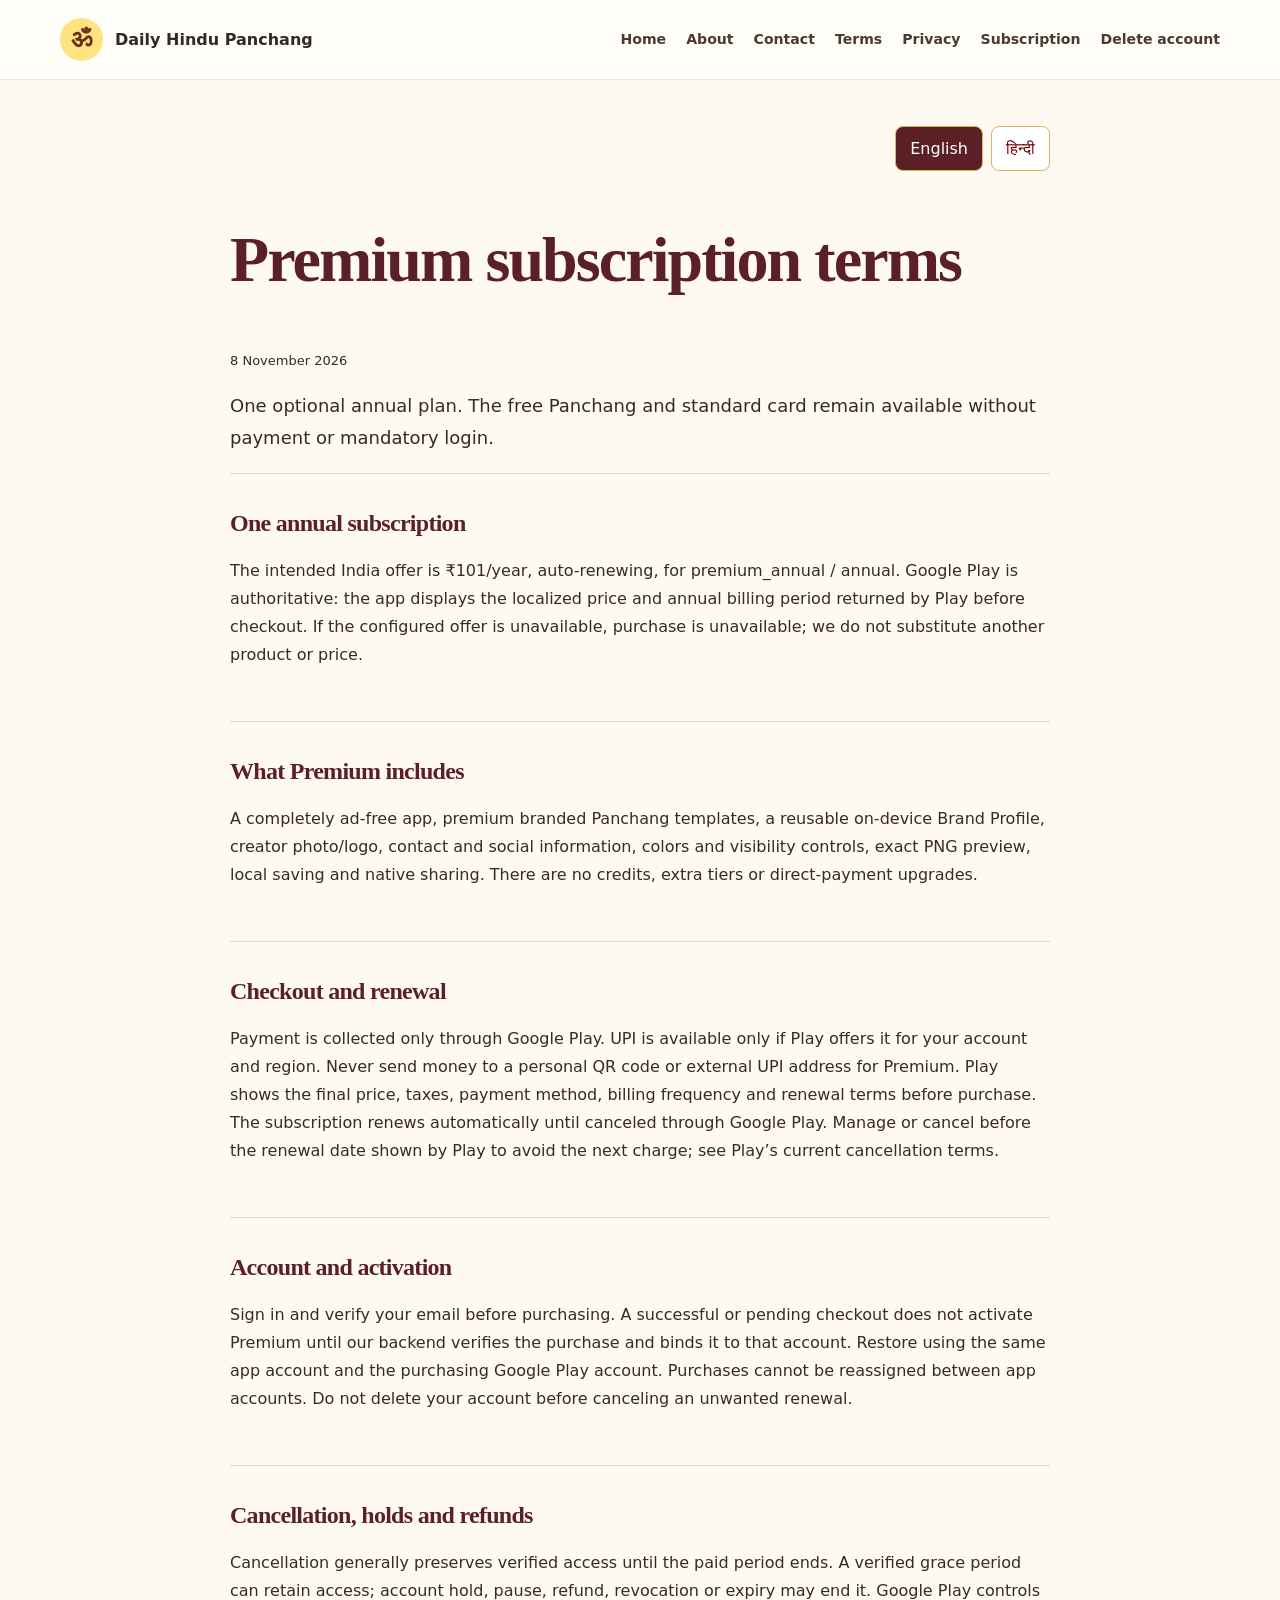
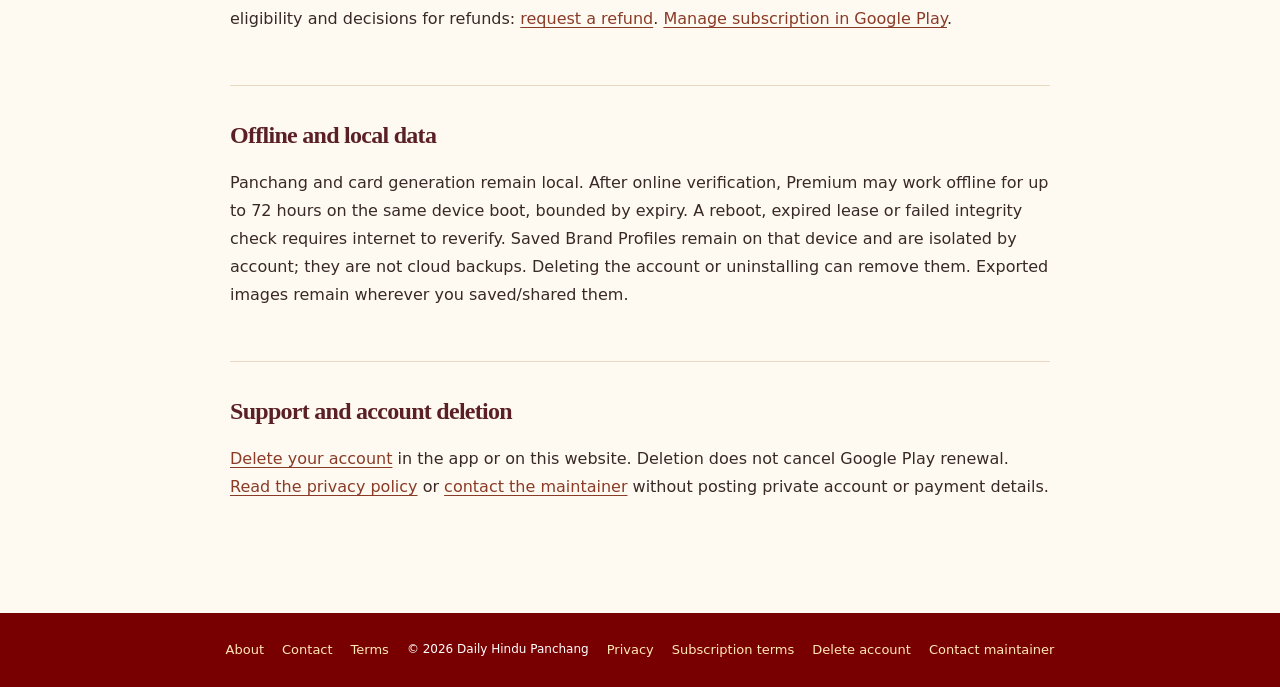
<file: subscription-terms.html>
<!doctype html>
<html lang="en">
  <head>
    <meta charset="utf-8" />
    <meta name="viewport" content="width=device-width,initial-scale=1" />
    <meta name="theme-color" content="#780000" />
    <meta name="referrer" content="strict-origin-when-cross-origin" />
    <title>Subscription terms — Daily Hindu Panchang</title>
    <link rel="stylesheet" href="style.css" />
    <link rel="stylesheet" href="brand.css" />
    <script src="policy.js" defer></script>
  </head>
  <body>
    <a class="skip" href="#content" data-policy-text="skip">Skip to content</a>
    <header class="topbar">
      <a class="brand" href="index.html"
        ><span class="om" aria-hidden="true">ॐ</span
        ><strong>Daily Hindu Panchang</strong></a
      >
      <nav aria-label="Main">
        <a href="index.html" data-policy-text="home">Home</a
        ><a href="about.html" data-policy-text="about">About</a><a href="contact.html" data-policy-text="contactPage">Contact</a><a href="terms.html" data-policy-text="terms">Terms</a><a href="privacy-policy.html" data-policy-text="privacy">Privacy</a
        ><a href="subscription-terms.html" data-policy-text="subscription"
          >Subscription</a
        ><a href="account-deletion.html" data-policy-text="deletion"
          >Delete account</a
        >
      </nav>
    </header>
    <main id="content" class="policy">
      <div class="language" role="group" aria-label="Language">
        <button type="button" data-language="en" aria-pressed="true">
          English</button
        ><button type="button" data-language="hi" aria-pressed="false">
          हिन्दी
        </button>
      </div>
      <article lang="en" data-lang="en">
        <h1>Premium subscription terms</h1>
        <p class="updated">8 November 2026</p>
        <p class="lead">
          One optional annual plan. The free Panchang and standard card remain
          available without payment or mandatory login.
        </p>
        <section>
          <h2>One annual subscription</h2>
          <p>
            The intended India offer is ₹101/year, auto-renewing, for
            premium_annual / annual. Google Play is authoritative: the app
            displays the localized price and annual billing period returned by
            Play before checkout. If the configured offer is unavailable,
            purchase is unavailable; we do not substitute another product or
            price.
          </p>
        </section>
        <section>
          <h2>What Premium includes</h2>
          <p>
            A completely ad-free app, premium branded Panchang templates, a
            reusable on-device Brand Profile, creator photo/logo, contact and
            social information, colors and visibility controls, exact PNG
            preview, local saving and native sharing. There are no credits,
            extra tiers or direct-payment upgrades.
          </p>
        </section>
        <section>
          <h2>Checkout and renewal</h2>
          <p>
            Payment is collected only through Google Play. UPI is available only
            if Play offers it for your account and region. Never send money to a
            personal QR code or external UPI address for Premium. Play shows the
            final price, taxes, payment method, billing frequency and renewal
            terms before purchase. The subscription renews automatically until
            canceled through Google Play. Manage or cancel before the renewal
            date shown by Play to avoid the next charge; see Play’s current
            cancellation terms.
          </p>
        </section>
        <section>
          <h2>Account and activation</h2>
          <p>
            Sign in and verify your email before purchasing. A successful or
            pending checkout does not activate Premium until our backend
            verifies the purchase and binds it to that account. Restore using
            the same app account and the purchasing Google Play account.
            Purchases cannot be reassigned between app accounts. Do not delete
            your account before canceling an unwanted renewal.
          </p>
        </section>
        <section>
          <h2>Cancellation, holds and refunds</h2>
          <p>
            Cancellation generally preserves verified access until the paid
            period ends. A verified grace period can retain access; account
            hold, pause, refund, revocation or expiry may end it. Google Play
            controls eligibility and decisions for refunds:
            <a href="https://support.google.com/googleplay/answer/2479637"
              >request a refund</a
            >.
            <a
              href="https://play.google.com/store/account/subscriptions?sku=premium_annual&amp;package=com.dailyhindupanchang"
              >Manage subscription in Google Play</a
            >.
          </p>
        </section>
        <section>
          <h2>Offline and local data</h2>
          <p>
            Panchang and card generation remain local. After online
            verification, Premium may work offline for up to 72 hours on the
            same device boot, bounded by expiry. A reboot, expired lease or
            failed integrity check requires internet to reverify. Saved Brand
            Profiles remain on that device and are isolated by account; they are
            not cloud backups. Deleting the account or uninstalling can remove
            them. Exported images remain wherever you saved/shared them.
          </p>
        </section>
        <section>
          <h2>Support and account deletion</h2>
          <p>
            <a href="account-deletion.html">Delete your account</a> in the app
            or on this website. Deletion does not cancel Google Play renewal.
            <a href="privacy-policy.html">Read the privacy policy</a> or
            <a
              href="https://github.com/parimalnarayan/Daily-Hindu-Panchang-App/issues"
              >contact the maintainer</a
            >
            without posting private account or payment details.
          </p>
        </section>
      </article>
      <article lang="hi" data-lang="hi" hidden>
        <h1>प्रीमियम सब्सक्रिप्शन के नियम</h1>
        <p class="updated">8 नवंबर 2026</p>
        <p class="lead">
          एक वैकल्पिक सालाना प्लान। फ्री पंचांग और सामान्य कार्ड के लिए पेमेंट
          या लॉगिन ज़रूरी नहीं है।
        </p>
        <section>
          <h2>एक सालाना प्लान</h2>
          <p>
            भारत के लिए तय ऑफर ₹101/साल, ऑटो-रिन्यू होने वाला premium_annual /
            annual है। असली कीमत Google Play तय करता है। ऐप चेकआउट से पहले Play
            से मिली स्थानीय कीमत और सालाना अवधि दिखाता है। सही ऑफर उपलब्ध न हो
            तो खरीद बंद रहती है; दूसरा प्रोडक्ट या कीमत अपने आप नहीं चुनी जाती।
          </p>
        </section>
        <section>
          <h2>प्रीमियम में क्या मिलता है</h2>
          <p>
            पूरी तरह ऐड-फ्री ऐप, ब्रांडेड पंचांग टेम्पलेट, फोन पर सेव होने वाला
            ब्रांड प्रोफाइल, फोटो/लोगो, कॉन्टैक्ट और सोशल लिंक, रंग और
            विज़िबिलिटी कंट्रोल, असली PNG का प्रीव्यू, सेव और शेयर। कोई क्रेडिट,
            दूसरा टियर या बाहर पेमेंट करके अपग्रेड नहीं है।
          </p>
        </section>
        <section>
          <h2>पेमेंट और रिन्यूअल</h2>
          <p>
            पेमेंट केवल Google Play से होता है। आपके अकाउंट/क्षेत्र में Play दे
            तो UPI से पेमेंट कर सकते हैं। प्रीमियम के लिए निजी QR कोड या बाहरी
            UPI एड्रेस पर पैसे न भेजें। Play पेमेंट से पहले कीमत, टैक्स, तरीका,
            अवधि और रिन्यूअल के नियम दिखाता है। कैंसिल करने तक सब्सक्रिप्शन अपने
            आप रिन्यू होता है। अगला चार्ज रोकने के लिए Play में दिख रही रिन्यूअल
            तारीख से पहले कैंसिल करें और उसके मौजूदा नियम देखें।
          </p>
        </section>
        <section>
          <h2>अकाउंट और प्रीमियम एक्सेस</h2>
          <p>
            खरीदने से पहले लॉगिन और ईमेल वेरिफाई करें। पेमेंट कॉलबैक या पेंडिंग
            पेमेंट से प्रीमियम चालू नहीं होता। बैकएंड से खरीद वेरिफाई होने के
            बाद एक्सेस मिलता है। रिस्टोर के लिए वही ऐप अकाउंट और खरीद वाला
            Google Play अकाउंट इस्तेमाल करें। खरीद दूसरे ऐप अकाउंट को ट्रांसफर
            नहीं होती। रिन्यूअल नहीं चाहिए तो अकाउंट डिलीट करने से पहले Play में
            कैंसिल करें।
          </p>
        </section>
        <section>
          <h2>कैंसिल, होल्ड और रिफंड</h2>
          <p>
            कैंसिल करने पर आम तौर पर वेरिफाइड एक्सेस पेमेंट की गई अवधि तक रहता
            है। वेरिफाइड ग्रेस पीरियड में एक्सेस रह सकता है। अकाउंट होल्ड, पॉज़,
            रिफंड, रिवोकेशन या एक्सपायरी पर एक्सेस बंद हो सकता है। रिफंड Google
            Play के नियमों के अनुसार है।
            <a href="https://support.google.com/googleplay/answer/2479637?hl=hi"
              >रिफंड की जानकारी</a
            >
            ·
            <a
              href="https://play.google.com/store/account/subscriptions?sku=premium_annual&amp;package=com.dailyhindupanchang"
              >सब्सक्रिप्शन मैनेज करें</a
            >।
          </p>
        </section>
        <section>
          <h2>ऑफलाइन इस्तेमाल</h2>
          <p>
            पंचांग और कार्ड फोन पर बनते हैं। ऑनलाइन वेरिफिकेशन के बाद उसी बूट
            में अधिकतम 72 घंटे, एक्सपायरी तक ऑफलाइन प्रीमियम मिल सकता है। फोन
            रीस्टार्ट, समय-सीमा खत्म या सुरक्षा जाँच फेल होने पर दोबारा ऑनलाइन
            वेरिफिकेशन चाहिए। प्रोफाइल उसी फोन और अकाउंट में रहता है; क्लाउड
            बैकअप नहीं है। अकाउंट डिलीट या ऐप अनइंस्टॉल करने पर यह हट सकता है।
            बाहर सेव/शेयर की गई कॉपी वहीं रहती है।
          </p>
        </section>
        <section>
          <h2>सहायता और डिलीट</h2>
          <p>
            ऐप या वेबसाइट से
            <a href="account-deletion.html">अकाउंट डिलीट करें</a>। इससे Google
            Play का रिन्यूअल कैंसिल नहीं होता।
            <a href="privacy-policy.html">प्राइवेसी पॉलिसी</a> देखें या निजी
            जानकारी पोस्ट किए बिना
            <a
              href="https://github.com/parimalnarayan/Daily-Hindu-Panchang-App/issues"
              >मेंटेनर से संपर्क करें</a
            >।
          </p>
        </section>
      </article>
    </main>
    <footer>
      <a href="about.html" data-policy-text="about">About</a><a href="contact.html" data-policy-text="contactPage">Contact</a><a href="terms.html" data-policy-text="terms">Terms</a>
      <span>© 2026 Daily Hindu Panchang</span
      ><a href="privacy-policy.html" data-policy-text="privacy">Privacy</a
      ><a href="subscription-terms.html" data-policy-text="subscription"
        >Subscription terms</a
      ><a href="account-deletion.html" data-policy-text="deletion"
        >Delete account</a
      ><a
        href="https://github.com/parimalnarayan/Daily-Hindu-Panchang-App/issues"
        data-policy-text="contact"
        >Contact maintainer</a
      >
    </footer>
  </body>
</html>
</file>
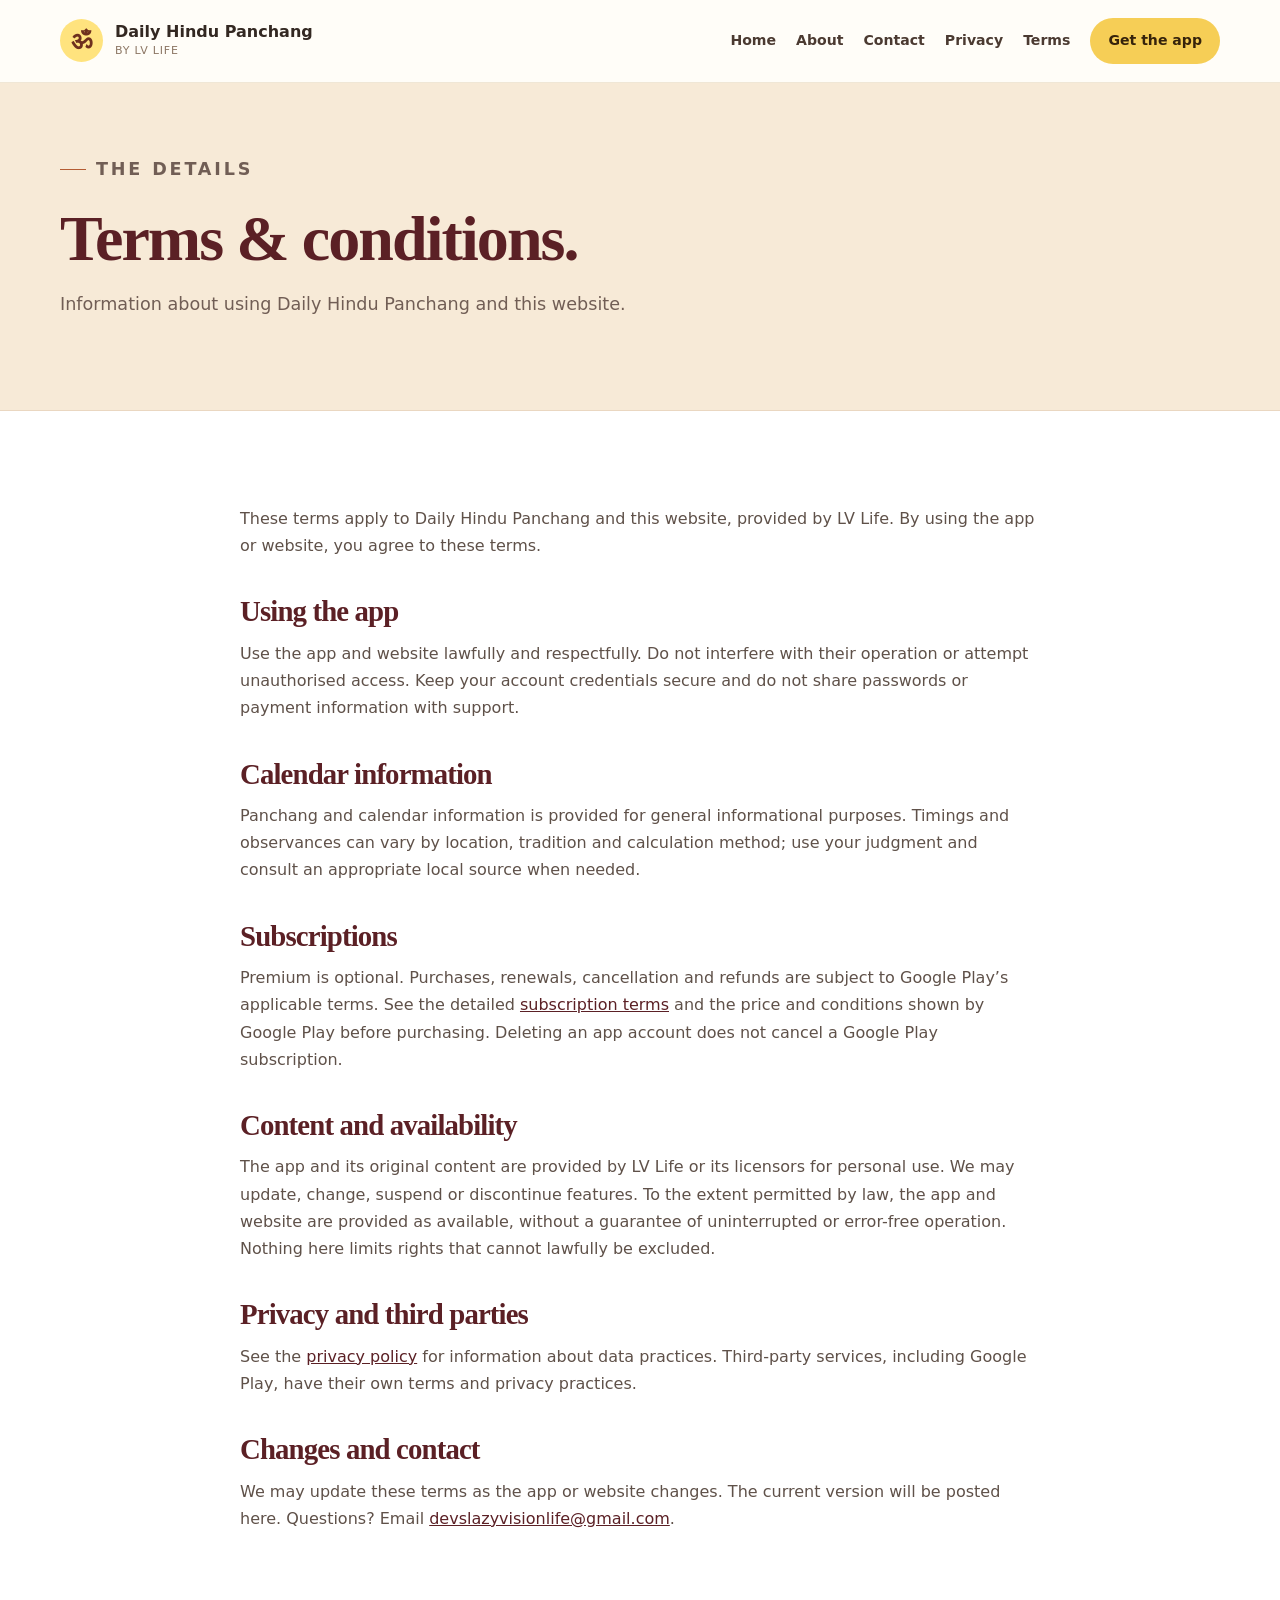
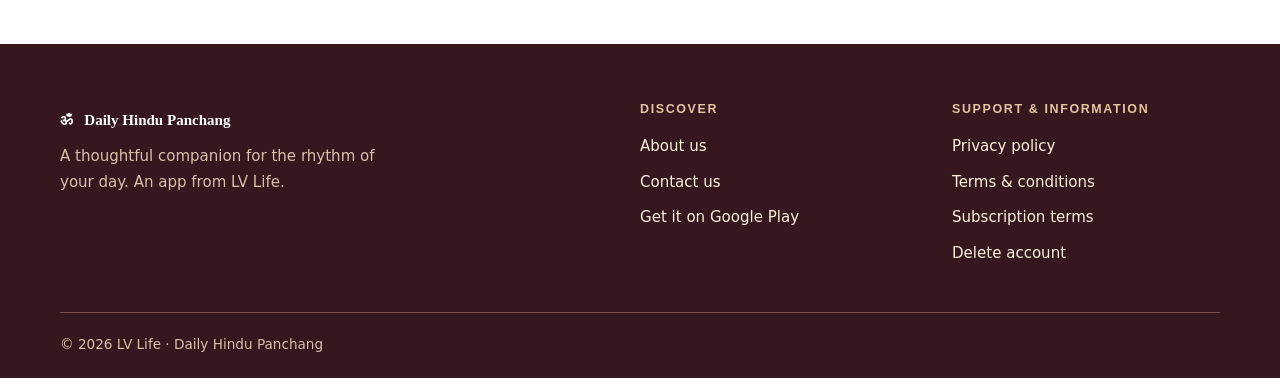
<file: terms.html>
<!doctype html><html lang="en"><head><meta charset="utf-8"><meta name="viewport" content="width=device-width,initial-scale=1"><meta name="theme-color" content="#35171d"><meta name="description" content="Read the terms for Daily Hindu Panchang."><title>Terms and conditions | Daily Hindu Panchang</title><link rel="stylesheet" href="style.css"><link rel="stylesheet" href="brand.css"></head><body><a class="skip" href="#content">Skip to content</a><header class="topbar"><a class="brand" href="index.html"><span class="om" aria-hidden="true">ॐ</span><span><strong>Daily Hindu Panchang</strong><small>By LV Life</small></span></a><nav aria-label="Main navigation"><a href="index.html">Home</a><a href="about.html">About</a><a href="contact.html">Contact</a><a href="privacy-policy.html">Privacy</a><a href="terms.html">Terms</a><a class="nav-download" href="https://play.google.com/store/apps/details?id=com.dailyhindupanchang">Get the app</a></nav></header><main class="site-main" id="content"><section class="page-intro"><div class="container"><p class="kicker">The details</p><h1>Terms &amp; conditions.</h1><p>Information about using Daily Hindu Panchang and this website.</p></div></section><section class="section2 white"><div class="container"><article class="reading"><p>These terms apply to Daily Hindu Panchang and this website, provided by LV Life. By using the app or website, you agree to these terms.</p><h2>Using the app</h2><p>Use the app and website lawfully and respectfully. Do not interfere with their operation or attempt unauthorised access. Keep your account credentials secure and do not share passwords or payment information with support.</p><h2>Calendar information</h2><p>Panchang and calendar information is provided for general informational purposes. Timings and observances can vary by location, tradition and calculation method; use your judgment and consult an appropriate local source when needed.</p><h2>Subscriptions</h2><p>Premium is optional. Purchases, renewals, cancellation and refunds are subject to Google Play’s applicable terms. See the detailed <a href="subscription-terms.html">subscription terms</a> and the price and conditions shown by Google Play before purchasing. Deleting an app account does not cancel a Google Play subscription.</p><h2>Content and availability</h2><p>The app and its original content are provided by LV Life or its licensors for personal use. We may update, change, suspend or discontinue features. To the extent permitted by law, the app and website are provided as available, without a guarantee of uninterrupted or error-free operation. Nothing here limits rights that cannot lawfully be excluded.</p><h2>Privacy and third parties</h2><p>See the <a href="privacy-policy.html">privacy policy</a> for information about data practices. Third-party services, including Google Play, have their own terms and privacy practices.</p><h2>Changes and contact</h2><p>We may update these terms as the app or website changes. The current version will be posted here. Questions? Email <a href="mailto:devslazyvisionlife@gmail.com">devslazyvisionlife@gmail.com</a>.</p></article></div></section></main><footer class="site-footer"><div class="container"><div class="footer-grid"><div><a class="footer-brand" href="index.html">ॐ &nbsp; Daily Hindu Panchang</a><p>A thoughtful companion for the rhythm of your day. An app from LV Life.</p></div><div><h3>Discover</h3><a href="about.html">About us</a><a href="contact.html">Contact us</a><a href="https://play.google.com/store/apps/details?id=com.dailyhindupanchang">Get it on Google Play</a></div><div><h3>Support &amp; information</h3><a href="privacy-policy.html">Privacy policy</a><a href="terms.html">Terms &amp; conditions</a><a href="subscription-terms.html">Subscription terms</a><a href="account-deletion.html">Delete account</a></div></div><div class="footer-end">© 2026 LV Life · Daily Hindu Panchang</div></div></footer></body></html>
</file>
<file: style.css>
:root {
  --red: #780000;
  --saffron: #f3a33b;
  --green: #0b6b24;
  --cream: #fff8e7;
  --navy: #1b2a55;
  --gold: #d9b65a;
}
* {
  box-sizing: border-box;
}
body {
  margin: 0;
  background: var(--cream);
  color: var(--navy);
  font-family:
    system-ui,
    -apple-system,
    BlinkMacSystemFont,
    "Segoe UI",
    sans-serif;
  line-height: 1.55;
}
.topbar {
  display: flex;
  justify-content: space-between;
  align-items: center;
  padding: 16px max(20px, calc((100vw - 1080px) / 2));
  background: var(--red);
  color: #fff;
}
.brand {
  display: flex;
  gap: 12px;
  align-items: center;
}
.om {
  width: 44px;
  height: 44px;
  border-radius: 50%;
  display: grid;
  place-items: center;
  background: #fff1c9;
  color: var(--red);
  font-size: 25px;
  font-weight: 800;
}
.brand strong {
  display: block;
  font-size: 18px;
}
.brand small {
  display: block;
  color: #ffe8b8;
  font-size: 11px;
}
.topbar a,
footer a {
  color: #ffe8b8;
  text-decoration: none;
  font-size: 13px;
}
.hero {
  max-width: 1080px;
  margin: auto;
  padding: 70px 20px 48px;
}
.eyebrow {
  margin: 0 0 8px;
  color: var(--green);
  font-size: 11px;
  font-weight: 800;
  letter-spacing: 0.16em;
}
.hero h1 {
  margin: 0;
  color: var(--red);
  font-size: clamp(36px, 7vw, 64px);
  line-height: 1.03;
  letter-spacing: -0.04em;
  max-width: 700px;
}
.hero p:not(.eyebrow) {
  max-width: 650px;
  font-size: 17px;
}
.actions {
  display: flex;
  gap: 10px;
  flex-wrap: wrap;
  margin-top: 24px;
}
.button {
  display: inline-block;
  padding: 12px 18px;
  border-radius: 12px;
  background: var(--red);
  color: #fff;
  text-decoration: none;
  font-weight: 700;
}
.button.secondary {
  background: #fff;
  border: 1px solid var(--gold);
  color: var(--red);
}
.grid {
  max-width: 1080px;
  margin: auto;
  padding: 0 20px 44px;
  display: grid;
  grid-template-columns: repeat(4, 1fr);
  gap: 12px;
}
.grid article {
  background: #fff;
  border: 1px solid #ead8a6;
  border-radius: 18px;
  padding: 20px;
}
.grid article span {
  font-size: 25px;
  color: var(--red);
}
.grid h2 {
  margin: 10px 0 4px;
  color: var(--red);
  font-size: 18px;
}
.grid p {
  margin: 0;
  font-size: 13px;
}
.calendar,
.note {
  max-width: 1080px;
  margin: 0 auto 24px;
  padding: 26px 20px;
}
.calendar {
  display: flex;
  justify-content: space-between;
  gap: 30px;
  background: #e9f0d8;
  border-radius: 22px;
}
.calendar h2 {
  margin: 0;
  color: var(--green);
  font-size: 28px;
}
.calendar p {
  margin-bottom: 0;
}
.legend {
  display: grid;
  gap: 8px;
  align-content: center;
  font-size: 12px;
  white-space: nowrap;
}
.legend i {
  display: inline-block;
  width: 9px;
  height: 9px;
  border-radius: 50%;
  margin-right: 6px;
}
.legend .green {
  background: var(--green);
}
.legend .red {
  background: var(--red);
}
.note {
  background: #fff;
  border-left: 4px solid var(--saffron);
  font-size: 13px;
}
footer {
  display: flex;
  justify-content: center;
  gap: 18px;
  padding: 26px 20px;
  background: var(--red);
  color: #fff;
  font-size: 12px;
}
@media (max-width: 760px) {
  .grid {
    grid-template-columns: 1fr 1fr;
  }
  .calendar {
    display: block;
  }
  .legend {
    margin-top: 18px;
  }
  footer {
    flex-wrap: wrap;
  }
}
@media (max-width: 480px) {
  .topbar {
    padding: 12px 14px;
  }
  .brand strong {
    font-size: 15px;
  }
  .brand small {
    font-size: 9px;
  }
  .hero {
    padding: 48px 16px 34px;
  }
  .hero h1 {
    font-size: 40px;
  }
  .hero p:not(.eyebrow) {
    font-size: 15px;
  }
  .grid {
    padding: 0 16px 30px;
    gap: 8px;
  }
  .grid article {
    padding: 15px;
  }
  .calendar,
  .note {
    margin-left: 16px;
    margin-right: 16px;
    padding: 20px 16px;
  }
}
.topbar {
  gap: 18px;
  flex-wrap: wrap;
}
.topbar .brand {
  color: white;
  text-decoration: none;
}
.topbar nav {
  display: flex;
  gap: 16px;
  flex-wrap: wrap;
}
.policy {
  max-width: 820px;
  margin: auto;
  padding: 24px 20px 56px;
}
.policy h1 {
  font-size: clamp(28px, 5vw, 42px);
  line-height: 1.25;
  color: var(--red);
}
.policy h2 {
  font-size: 20px;
  color: var(--red);
  line-height: 1.35;
}
.policy section {
  padding: 16px 0;
  border-top: 1px solid var(--gold);
  margin-top: 20px;
}
.policy p {
  line-height: 1.75;
}
.policy .lead {
  font-size: 18px;
}
.policy a {
  color: var(--red);
  text-decoration-thickness: 1px;
  text-underline-offset: 3px;
}
.language {
  display: flex;
  justify-content: flex-end;
  gap: 8px;
}
.language button[aria-pressed="true"] {
  background: var(--red);
  color: white;
}
button,
input {
  font: inherit;
}
button {
  cursor: pointer;
  min-height: 44px;
  padding: 8px 14px;
  border: 1px solid var(--gold);
  border-radius: 8px;
  background: #fff;
  color: var(--red);
}
button:disabled {
  cursor: default;
  opacity: 0.6;
}
button:focus-visible,
a:focus-visible,
input:focus-visible {
  outline: 3px solid #1262a2;
  outline-offset: 3px;
}
.small,
.updated {
  font-size: 13px;
}
form {
  max-width: 520px;
  display: grid;
  gap: 10px;
}
form > label {
  font-weight: 600;
}
input:not([type="checkbox"]) {
  width: 100%;
  min-height: 48px;
  padding: 10px;
  border: 1px solid #8e7850;
  border-radius: 6px;
  background: white;
  color: var(--navy);
}
.check {
  display: flex;
  align-items: flex-start;
  gap: 12px;
  line-height: 1.6;
  font-size: 14px;
}
.check input {
  width: 22px;
  height: 22px;
  flex-shrink: 0;
}
.danger {
  border: 0;
  text-align: center;
}
#delete-status {
  margin: 4px 0;
  min-height: 26px;
  font-weight: 600;
  overflow-wrap: anywhere;
}
.skip {
  position: absolute;
  left: 8px;
  top: -100px;
  background: white;
  color: var(--red);
  padding: 12px;
  z-index: 2;
}
.skip:focus {
  top: 8px;
}
[hidden] {
  display: none !important;
}
@media (prefers-color-scheme: dark) {
  :root {
    --cream: #181511;
    --navy: #f4ead7;
    --gold: #9f8240;
  }
  body {
    background: var(--cream);
    color: var(--navy);
  }
  .policy h1,
  .policy h2,
  .policy a {
    color: #ffbd86;
  }
  button {
    background: #2b241b;
    color: #ffe0b4;
  }
  input:not([type="checkbox"]) {
    background: #251f18;
    color: #fff4e5;
  }
  .grid article,
  .note {
    background: #251f18;
  }
  .grid h2,
  .hero h1 {
    color: #ffbd86;
  }
  .calendar {
    background: #242e1c;
  }
  .calendar h2,
  .eyebrow {
    color: #b7d88e;
  }
  .button.secondary {
    background: #251f18;
    color: #ffe0b4;
  }
}
@media (max-width: 480px) {
  .topbar nav {
    gap: 12px;
  }
  .policy {
    padding: 20px 16px 40px;
  }
  .policy h2 {
    font-size: 19px;
  }
  .policy p {
    font-size: 15px;
  }
  .policy .lead {
    font-size: 17px;
  }
}
</file>
<file: brand.css>
:root{--maroon:#5b2025;--maroon-dark:#35171d;--saffron2:#db772f;--paper:#fffaf1;--text:#382927;--muted2:#715e55;--line2:#ead7c1}
html{scroll-behavior:smooth}body{background:var(--paper);color:var(--text);font-family:'DM Sans',system-ui,sans-serif;line-height:1.7}.topbar{padding:18px max(24px,calc((100vw - 1160px)/2));background:var(--maroon-dark);gap:20px}.topbar .brand{display:flex;gap:12px;align-items:center;color:#fff;text-decoration:none}.topbar .brand strong{font-size:1rem;line-height:1.25}.topbar .brand small{font-size:.69rem;letter-spacing:.07em;color:#e9cbb1;text-transform:uppercase}.topbar .om{width:43px;height:43px;background:#f4d69c;color:var(--maroon);font-weight:600}.topbar nav{display:flex;align-items:center;gap:20px;flex-wrap:wrap}.topbar nav a{font-size:.88rem;color:#f9ebdf}.topbar nav a:hover,footer a:hover{text-decoration:underline;text-underline-offset:5px}.topbar .nav-download{padding:10px 16px;border:1px solid #dcbf98;border-radius:4px;color:white}.container{width:min(1160px,calc(100% - 48px));margin-inline:auto}.site-main h1,.site-main h2,.site-main h3,.policy h1,.policy h2{font-family:Fraunces,Georgia,serif;letter-spacing:-.03em;line-height:1.13;font-weight:600}.site-main p{margin:0 0 18px}.kicker{text-transform:uppercase;color:#a64c26;font-size:.76rem;font-weight:700;letter-spacing:.16em}.kicker:before{content:'';display:inline-block;width:26px;height:1px;background:#b45c33;vertical-align:middle;margin-right:10px}.intro{overflow:hidden;background:#faf0e0}.intro-grid{display:grid;grid-template-columns:1fr 1fr;align-items:center;gap:55px;padding:76px 0 80px}.intro h1{font-size:clamp(3.3rem,6vw,5.6rem);color:var(--maroon);margin:18px 0 24px}.intro h1 em{font-weight:500;color:#b25a31}.intro .lead2{font-size:1.1rem;line-height:1.85;color:var(--muted2);max-width:510px}.cta-row{display:flex;gap:12px;flex-wrap:wrap;margin-top:28px}.site-main .button{padding:14px 21px;border-radius:4px;background:var(--maroon);color:#fff;font-size:.95rem;text-decoration:none;font-weight:700}.site-main .button:hover{background:#80363a}.site-main .button.secondary{background:transparent;border:1px solid #a48773;color:var(--maroon)}.app-note{font-size:.85rem;color:#76645a;margin-top:18px!important}.hero-art{position:relative;display:grid;place-items:center;min-height:490px;background:#6a292b;border-radius:190px 190px 8px 8px;overflow:hidden}.hero-art:before,.hero-art:after{content:'';position:absolute;width:400px;height:400px;border:1px solid #d6a97866;border-radius:50%}.hero-art:after{width:330px;height:330px}.hero-art svg{position:absolute;inset:0;width:100%;height:100%}.art-title{position:relative;z-index:1;text-align:center;color:#f9e4b7;padding:20px}.art-title span{display:block;font-size:.76rem;letter-spacing:.2em;text-transform:uppercase}.art-title strong{font:500 clamp(3rem,5vw,4.5rem)/1.1 Fraunces,Georgia,serif;display:block;margin:12px 0}.art-title em{font-style:normal;color:#eac8a0;font-size:.9rem}.ribbon{background:var(--maroon);color:#f8e8d5}.ribbon .container{display:flex;align-items:center;justify-content:space-between;gap:25px;padding-block:21px}.ribbon strong{font:500 1.2rem Fraunces,Georgia,serif}.ribbon span{color:#ead5c3;font-size:.9rem}.section2{padding:94px 0}.section2.white{background:white}.section-head{max-width:650px}.site-main h2{font-size:clamp(2.3rem,4vw,3.5rem);color:var(--maroon);margin:14px 0 18px}.section-head p,.copy p{color:var(--muted2)}.feature-grid{display:grid;grid-template-columns:repeat(4,1fr);gap:16px;margin-top:40px}.feature{border-top:2px solid #d1a56d;background:#fcf7ef;padding:28px 22px;min-height:205px}.feature .symbol{font:1.8rem Georgia;color:#af592e}.feature h3{color:var(--maroon);font-size:1.3rem;margin:20px 0 10px}.feature p{font-size:.95rem;color:var(--muted2)}.story-grid{display:grid;grid-template-columns:1fr 1fr;gap:75px;align-items:center}.quote-panel{background:#efe0c9;border-radius:4px;padding:52px;min-height:310px;display:flex;justify-content:space-between;flex-direction:column}.quote-panel strong{font:500 clamp(2rem,3.3vw,3.1rem)/1.2 Fraunces,Georgia,serif;color:var(--maroon)}.quote-panel span{font-size:.8rem;letter-spacing:.13em;text-transform:uppercase;color:#9e5838;font-weight:700}.call-to-action{background:#f1e2cb;padding:46px;display:flex;align-items:center;justify-content:space-between;gap:25px}.call-to-action h2{font-size:clamp(2rem,3vw,2.8rem);margin:0 0 10px}.call-to-action p{margin:0;color:var(--muted2)}.page-intro{background:#f7ead7;padding:72px 0;border-bottom:1px solid var(--line2)}.page-intro h1{color:var(--maroon);font-size:clamp(3rem,5vw,4.8rem);margin:15px 0}.page-intro p{color:var(--muted2);max-width:600px;font-size:1.1rem}.contact-box{background:#fcf7ef;border:1px solid var(--line2);padding:36px;overflow-wrap:anywhere}.contact-box a{color:var(--maroon);font-weight:700}.reading{max-width:800px;margin:0 auto}.reading h2{font-size:1.8rem;margin:36px 0 12px}.reading p,.reading li{color:#5f5149}.reading a{color:var(--maroon)}.site-footer{display:block;background:var(--maroon-dark);color:#fbeede;padding:58px 0 22px}.footer-grid{display:grid;grid-template-columns:2fr 1fr 1fr;gap:44px}.footer-grid h3{font:700 .78rem 'DM Sans',sans-serif;color:#e5c4a2;letter-spacing:.13em;text-transform:uppercase;margin:0 0 18px}.footer-grid a{display:block;font-size:.94rem;color:#fff0e0;margin:10px 0;text-decoration:none}.footer-grid p{font-size:.94rem;color:#d9bfae;max-width:320px}.footer-brand{font:600 1.3rem Fraunces,Georgia,serif;color:white}.footer-end{border-top:1px solid #79504b;padding-top:20px;margin-top:36px;font-size:.85rem;color:#d9bfae}.policy{max-width:860px;padding-top:46px;padding-bottom:80px}.policy h1,.policy h2{color:var(--maroon)}.policy h1{font-size:clamp(2.8rem,5vw,4rem)}.policy h2{font-size:1.5rem}.policy a{color:#8a3b28}.policy section{border-color:var(--line2)}.language{margin-bottom:12px}.language button[aria-pressed=true]{background:var(--maroon);color:white}button:focus-visible,a:focus-visible,input:focus-visible{outline:3px solid #187b79;outline-offset:3px}
@media(prefers-color-scheme:dark){body{background:#211816;color:#f3e8df}.policy h1,.policy h2,.policy a{color:#ffd3aa}.site-main .reading p,.site-main .reading li{color:#eee0d2}.site-main .page-intro{background:#3a2723}.site-main .page-intro h1{color:#ffe0ba}.site-main .page-intro p{color:#e7cfbd}.section2.white{background:#211816}.contact-box{background:#362723;border-color:#71574a}.contact-box a{color:#ffcfab}}
@media(max-width:900px){.topbar{padding:16px 24px}.topbar nav{gap:14px}.intro-grid,.story-grid{grid-template-columns:1fr;gap:34px}.intro-grid{padding:55px 0}.hero-art{min-height:420px;max-width:580px;width:100%;margin:auto}.feature-grid{grid-template-columns:repeat(2,1fr)}.section2{padding:68px 0}.ribbon .container{align-items:flex-start;flex-direction:column;gap:5px}}
@media(max-width:550px){.container{width:calc(100% - 32px)}.topbar{padding:16px;align-items:flex-start}.topbar nav{width:100%;gap:8px 16px}.topbar nav a{font-size:.88rem}.topbar .nav-download{padding:6px 10px}.intro h1{font-size:3.25rem}.hero-art{min-height:345px}.hero-art:before{width:300px;height:300px}.hero-art:after{width:260px;height:260px}.feature-grid{grid-template-columns:1fr}.feature{min-height:0}.story-grid{gap:35px}.quote-panel{padding:32px;min-height:250px}.call-to-action{padding:30px;align-items:flex-start;flex-direction:column}.footer-grid{grid-template-columns:1fr 1fr;gap:24px}.footer-grid>div:first-child{grid-column:1/-1}.page-intro{padding:50px 0}.policy{padding:26px 16px 55px}}
@media(prefers-color-scheme:dark){.section2 .section-head p,.section2 .copy p{color:#e2cfc1}.section2 .section-head .kicker,.section2 .copy .kicker{color:#f3b17d}.section2 h2{color:#ffe0ba}.section2 .button.secondary{color:#ffe0ba;border-color:#d9ac8d}.call-to-action h2{color:#5b2025}.call-to-action p{color:#715e55}.contact-box p{color:#e2cfc1}}
.home-intro{background:#f8f0e4}.home-intro .intro-grid{grid-template-columns:1fr .95fr;gap:72px;padding:65px 0 72px}.home-copy h1{font-size:clamp(3.8rem,6.3vw,6rem);letter-spacing:-.055em;line-height:1.02;margin:25px 0 26px}.home-copy .lead2{max-width:475px;font-size:1.08rem}.home-copy .cta-row{align-items:center;gap:28px}.home-link{font-weight:700;font-size:.94rem;color:var(--maroon);text-underline-offset:5px}.home-link span{display:inline-block;margin-left:6px}.home-signoff{display:flex;gap:12px;align-items:center;margin-top:48px;padding-top:22px;border-top:1px solid #ddcdbc;width:max-content;color:#755d50;font-size:.8rem;line-height:1.5}.home-signoff strong{font-weight:700;color:var(--maroon)}.signoff-symbol{font:2.2rem Georgia;color:#c47c42}.hero-image{height:565px;position:relative;background:#c87942 url('panchang-hero.png') center center/cover no-repeat;box-shadow:16px 16px 0 #e4d1b4;overflow:hidden}.hero-image:after{content:'';position:absolute;inset:35% 0 0;background:linear-gradient(transparent,rgba(35,20,20,.66))}.image-label{position:absolute;z-index:1;bottom:27px;left:28px;right:28px;color:white;display:flex;gap:14px;align-items:center}.label-mark{display:grid;place-items:center;border:1px solid #fff8;width:43px;height:43px;border-radius:50%;font-size:1.4rem}.image-label small{display:block;color:#f4d8b5;letter-spacing:.16em;font-size:.65rem;font-weight:700}.image-label strong{display:block;font:500 1.35rem Fraunces,Georgia,serif}.feature-grid{gap:1px;background:#e6d4be;border:1px solid #e6d4be}.feature{background:#fff;border:0;min-height:230px;padding:31px 25px}.feature .symbol{display:grid;place-items:center;width:48px;height:48px;border:1px solid #e5cbb0;border-radius:50%;font-size:1.45rem}.feature h3{margin-top:26px}.feature p{line-height:1.65}.ribbon .container{padding-block:24px}.ribbon strong{font-size:1.3rem}
@media(max-width:900px){.home-intro .intro-grid{grid-template-columns:1fr;gap:38px;padding:50px 0 60px}.home-copy h1{font-size:clamp(3.5rem,10vw,5.3rem)}.hero-image{height:480px;width:100%;max-width:620px;box-shadow:10px 10px 0 #e4d1b4}.home-signoff{margin-top:35px}.feature-grid{gap:1px}}
@media(max-width:550px){.home-copy h1{font-size:3.5rem}.home-intro .intro-grid{padding:43px 0 52px}.hero-image{height:400px}.home-copy .cta-row{gap:20px}.image-label{left:20px;bottom:20px}.feature{padding:26px;min-height:0}.feature h3{margin-top:15px}.home-signoff{margin-top:30px}}
/* A brighter, more approachable product-led presentation. */
.topbar{background:#fffdf8;border-bottom:1px solid #f0e7d6;color:#2d2420}.topbar .brand,.topbar .brand strong{color:#332822}.topbar .brand small{color:#8c7664}.topbar .om{background:#ffe37e;color:#6e301e}.topbar nav a{color:#4b3a31;font-weight:600}.topbar .nav-download{background:#f6ce56;border:0;color:#36230b;border-radius:999px;padding:11px 18px}.home-intro{background:radial-gradient(circle at 90% 15%,#ffedb2 0,transparent 30%),linear-gradient(120deg,#fffdf8,#fff7e5)}.home-intro .intro-grid{grid-template-columns:1fr .86fr;gap:70px;min-height:640px}.home-copy h1{font:700 clamp(3.25rem,5.6vw,5.35rem)/1.08 'DM Sans',sans-serif;letter-spacing:-.055em;color:#2f211b}.home-copy h1 em{font-style:normal;color:#b9571b}.home-copy .lead2{color:#6f6055;font-size:1.08rem}.home-copy .button,.call-to-action .button{background:#f4c84c;color:#32200b;border-radius:999px;padding:16px 25px;box-shadow:0 6px 18px #b8892d2b}.home-copy .button:hover,.call-to-action .button:hover{background:#eab931;color:#261707}.home-copy .kicker{display:inline-block;background:#fff;border:1px solid #eee2c8;border-radius:999px;padding:8px 13px;color:#9e5222;font-size:.72rem}.home-copy .kicker:before{width:8px;height:8px;border-radius:50%;background:#da9c32;margin-right:8px}.hero-image{height:545px;border-radius:220px 220px 30px 30px;box-shadow:0 20px 45px #89562324;border:7px solid #fff7e4}.image-label{background:#fffef7eb;border:1px solid #fff;border-radius:14px;color:#392821;padding:14px;bottom:18px;left:18px;right:18px;box-shadow:0 10px 30px #3d261d22}.image-label small{color:#a15a2e}.image-label strong{font:700 1rem 'DM Sans',sans-serif}.label-mark{color:#b86827;border-color:#dbba85;background:#fff9e9}.hero-image:after{opacity:.45}.home-signoff{margin-top:40px}.ribbon{background:#3a241c}.feature-grid{gap:18px;background:transparent;border:0}.feature{border:1px solid #f0e3d1;border-radius:17px;background:#fff;box-shadow:0 8px 28px #5d381009}.feature .symbol{background:#fff2cd;border:0;color:#a55220}.feature h3{font:700 1.2rem 'DM Sans',sans-serif;letter-spacing:-.02em}.site-main .section-head h2{font-family:'DM Sans',sans-serif;letter-spacing:-.045em;font-weight:700;color:#2f211b}.site-main .section-head .kicker{color:#a64c26}.site-main .section-head p:not(.kicker){color:#715e55}.site-main .call-to-action{border-radius:22px;background:#fff1c9}.home-link{color:#7f4a22}.footer-grid .footer-brand{color:#fff}
@media(max-width:900px){.home-intro .intro-grid{grid-template-columns:1fr;gap:38px;min-height:0}.hero-image{height:470px;max-width:620px}.feature-grid{gap:14px}}
@media(max-width:550px){.topbar nav{gap:10px 15px}.home-copy h1{font-size:3.15rem}.hero-image{height:390px;border-radius:160px 160px 24px 24px}.home-intro .intro-grid{padding:36px 0 50px}.home-signoff{margin-top:27px}.feature-grid{gap:12px}}
@media(prefers-color-scheme:dark){.site-main .section-head h2{color:#ffe0ba}.site-main .section-head p:not(.kicker){color:#e2cfc1}.site-main .section-head .kicker{color:#f3b17d}.feature h3{color:#5b2025}.feature p{color:#715e55}}
@media(max-width:550px){.topbar nav .nav-download{display:none}.home-copy h1{font-size:2.8rem;margin:20px 0}.home-intro .intro-grid{padding-top:30px}.home-copy .lead2{font-size:1rem}.home-signoff{margin-top:22px}}
</file>
